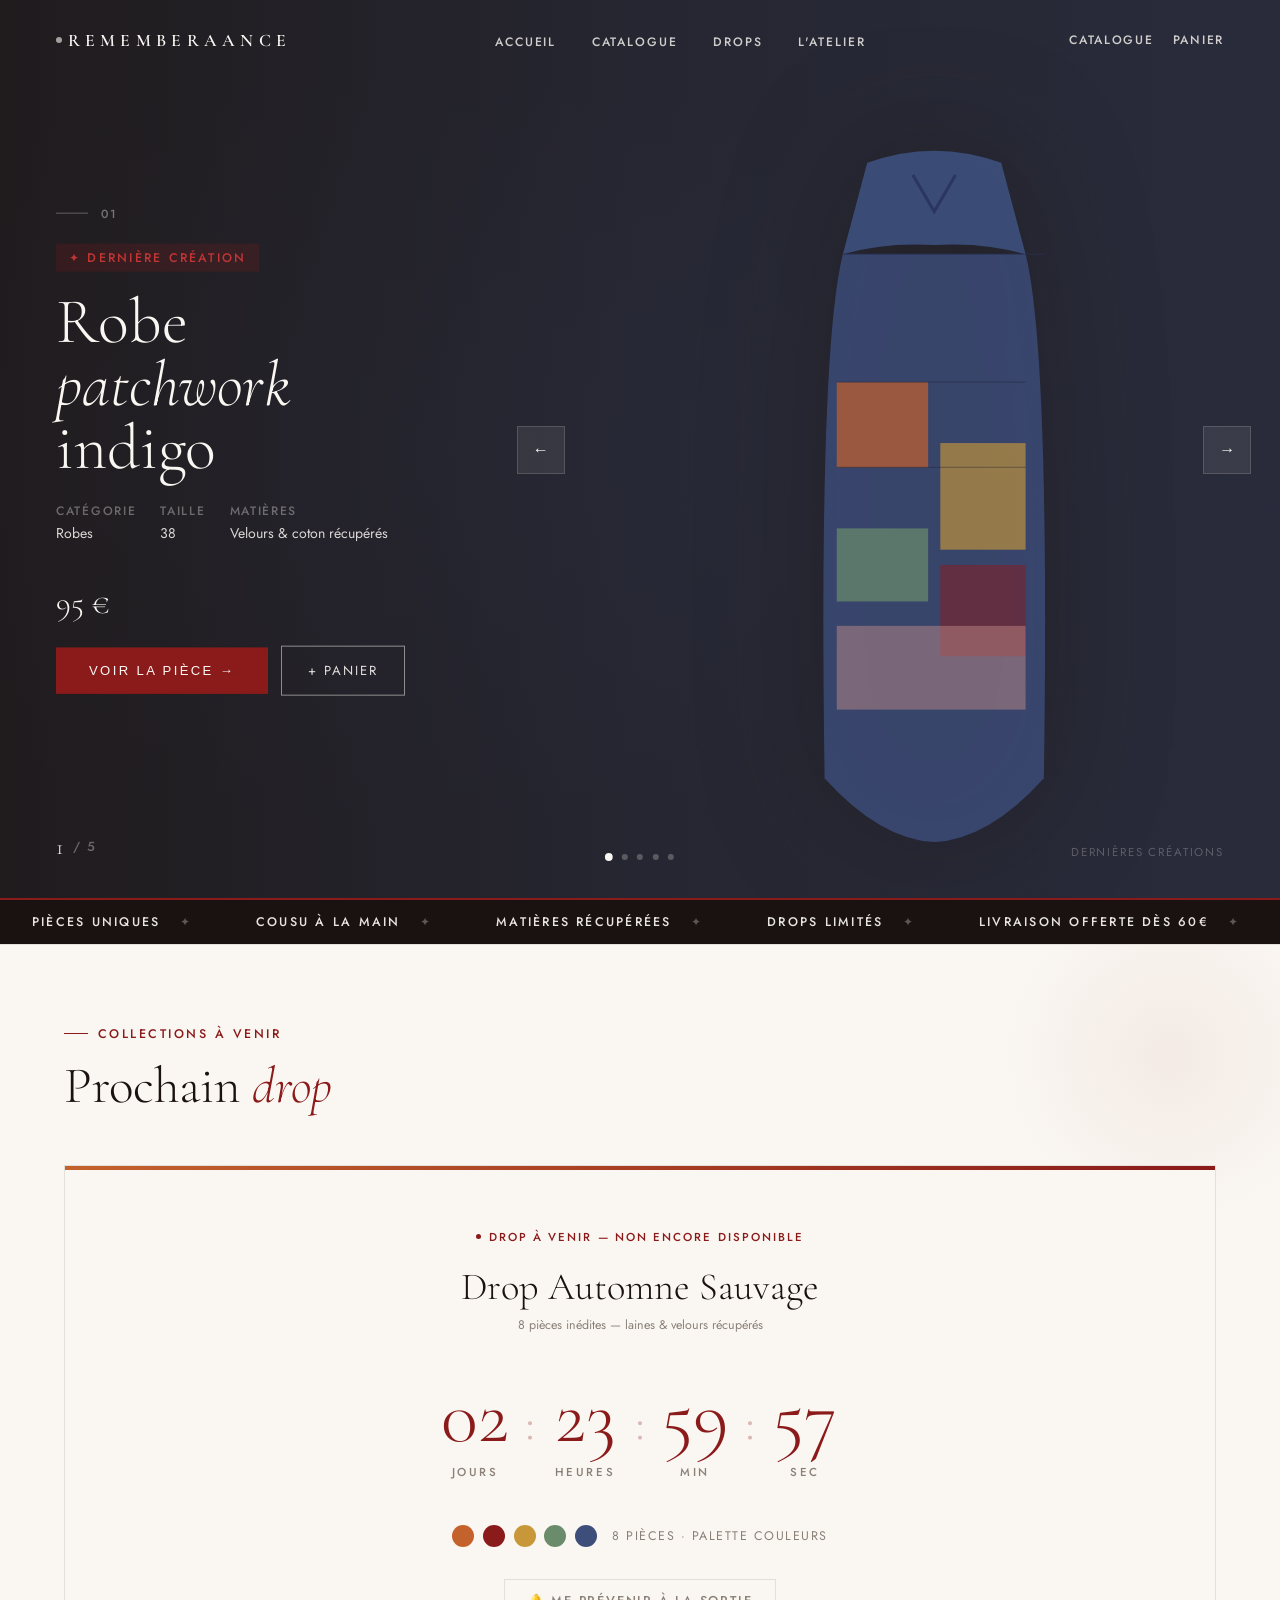
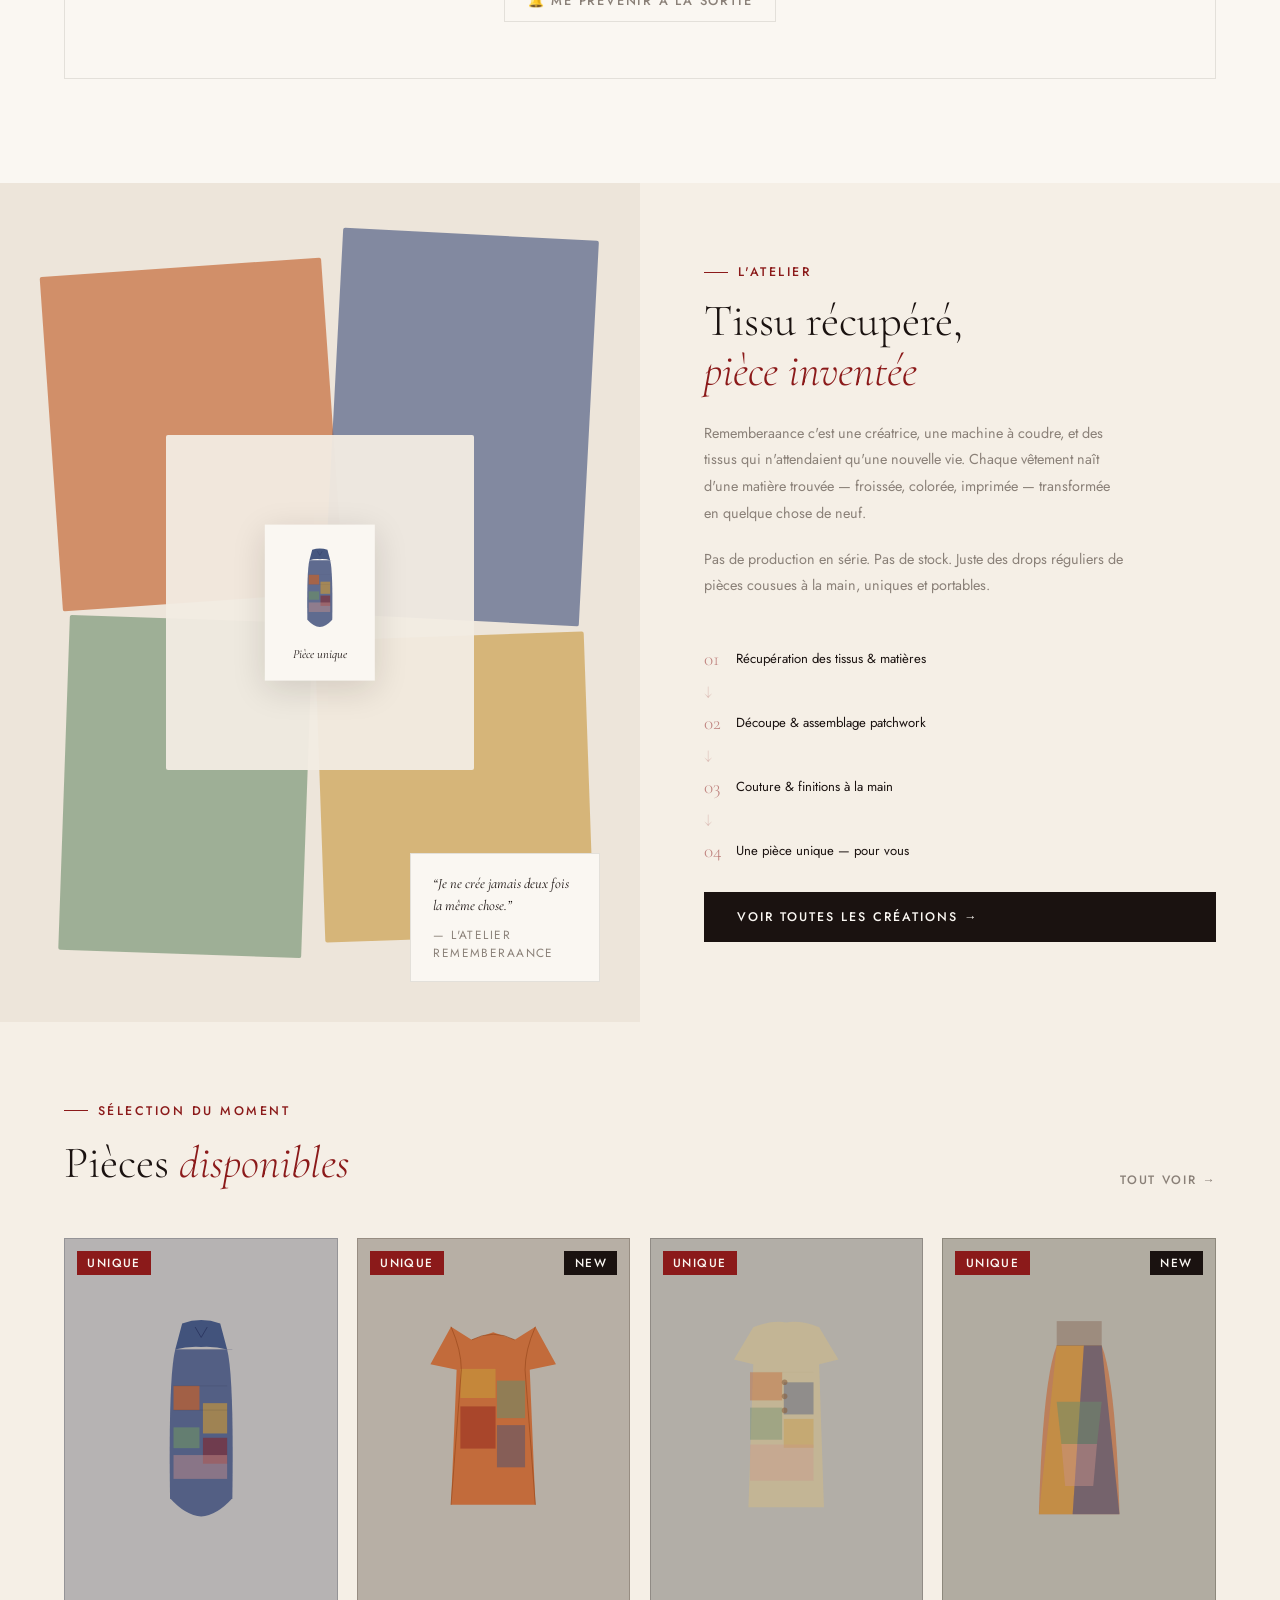
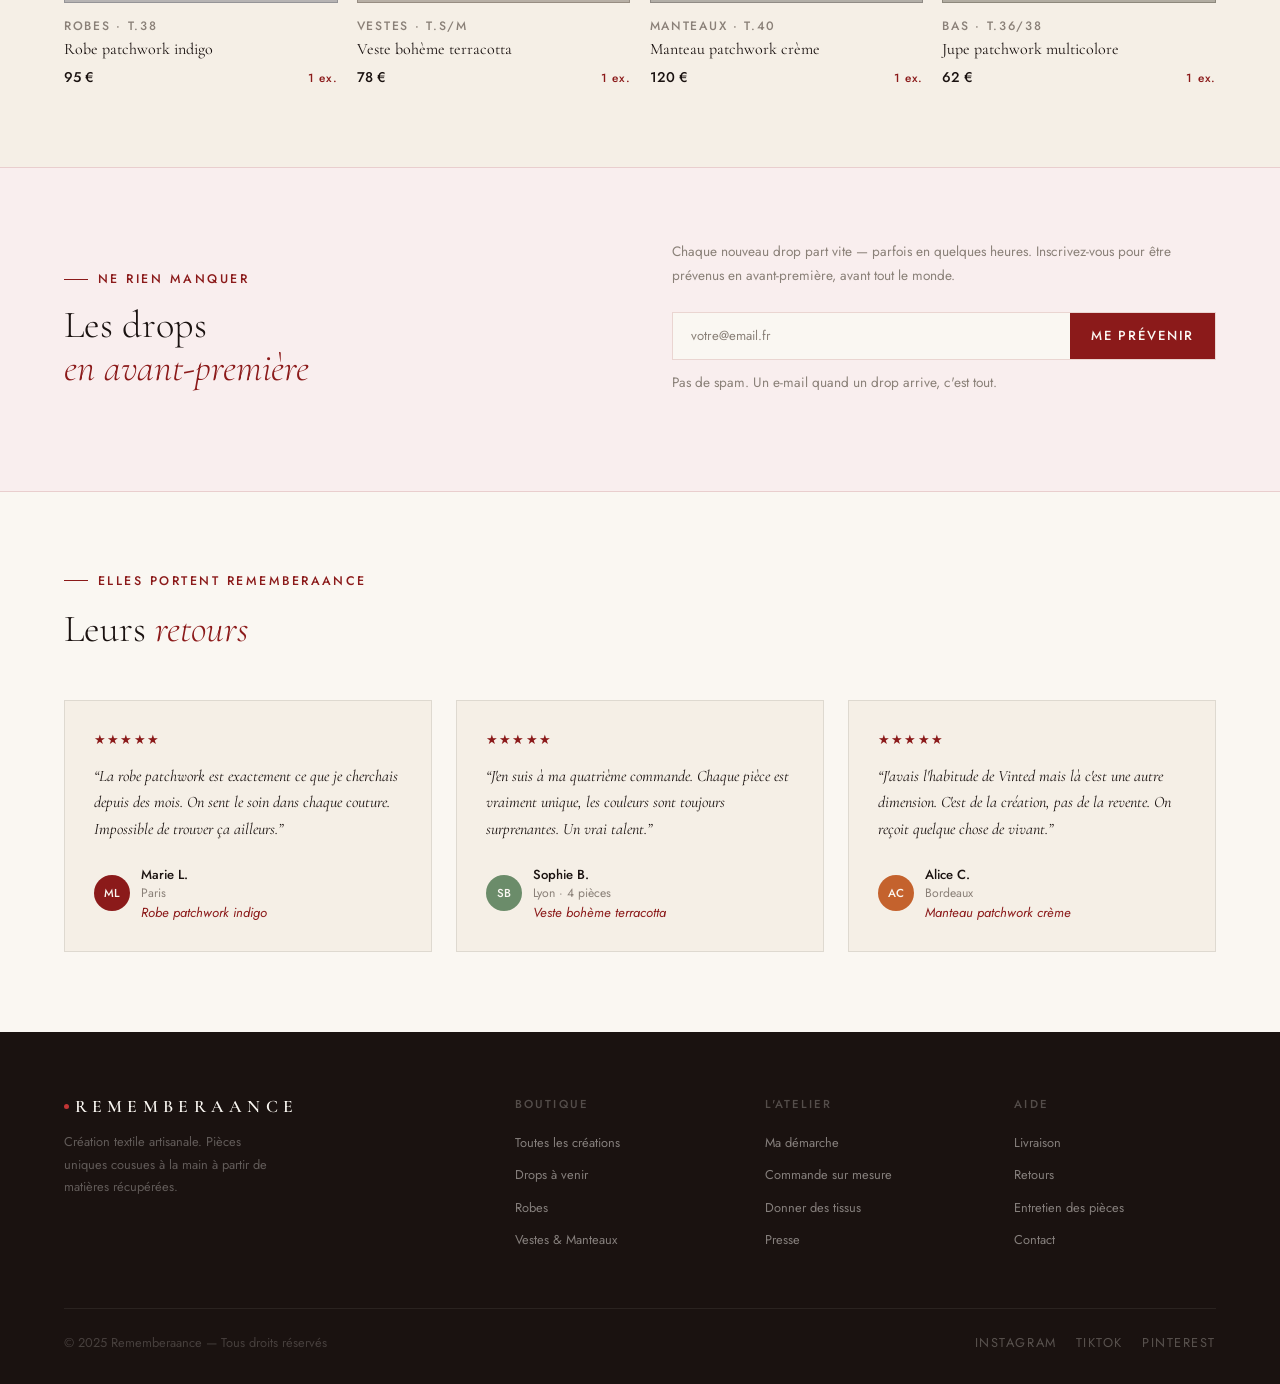
<file: index.html>
<!DOCTYPE html>
<html lang="fr">

<head>
  <meta charset="UTF-8">
  <meta name="viewport" content="width=device-width, initial-scale=1.0">
  <title>Rememberaance — Création textile unique</title>
  <link rel="preconnect" href="https://fonts.googleapis.com">
  <link
    href="https://fonts.googleapis.com/css2?family=Cormorant+Garamond:ital,wght@0,300;0,400;0,600;1,300;1,400&family=Jost:wght@300;400;500&display=swap"
    rel="stylesheet">
  <style>
    *,
    *::before,
    *::after {
      margin: 0;
      padding: 0;
      box-sizing: border-box
    }

    :root {
      --rouge: #8B1A1A;
      --rouge-deep: #5C0F0F;
      --rouge-light: #C13535;
      --rouge-pale: #F9EEEE;
      --cream: #FAF7F2;
      --warm: #F5EFE6;
      --linen: #EDE5DA;
      --soft-black: #1A1210;
      --muted: #8A8078;
      --border: rgba(139, 26, 26, .15);
      --border-n: rgba(28, 20, 16, .1);
      --terracotta: #C4622D;
      --sage: #6B8C6A;
      --mustard: #C8973A;
      --indigo: #3D4E7A;
    }

    html {
      scroll-behavior: smooth;
      overflow-x: hidden;
    }

    body {
      font-family: 'Jost', sans-serif;
      background: var(--cream);
      color: var(--soft-black);
      overflow-x: hidden;
    }

    /* PAGE OVERLAY */
    .page-overlay {
      position: fixed;
      inset: 0;
      background: var(--rouge-deep);
      z-index: 1000;
      display: flex;
      align-items: center;
      justify-content: center;
      transition: opacity .5s, visibility .5s
    }

    .page-overlay.gone {
      opacity: 0;
      visibility: hidden;
      pointer-events: none
    }

    .overlay-wordmark {
      font-family: 'Cormorant Garamond', serif;
      font-size: clamp(1.1rem, 6vw, 1.8rem);
      font-weight: 300;
      letter-spacing: clamp(.15em, 2vw, .5em);
      text-transform: uppercase;
      color: var(--cream);
      opacity: 0;
      animation: fadeIn .5s ease .15s forwards;
      text-align: center;
      padding: 0 1.5rem
    }

    /* NAV */
    nav {
      position: fixed;
      top: 0;
      left: 0;
      right: 0;
      z-index: 200;
      display: flex;
      align-items: center;
      justify-content: space-between;
      padding: 1.8rem 3.5rem;
      transition: all .4s
    }

    nav.scrolled {
      background: rgba(250, 247, 242, .95);
      backdrop-filter: blur(16px);
      padding: 1rem 3.5rem;
      border-bottom: 1px solid var(--border-n)
    }

    nav.on-slider {
      padding: 1.8rem 3.5rem
    }

    .nav-logo {
      font-family: 'Cormorant Garamond', serif;
      font-size: 1.1rem;
      font-weight: 600;
      letter-spacing: .3em;
      text-transform: uppercase;
      text-decoration: none;
      display: flex;
      align-items: center;
      gap: .35rem;
      transition: color .3s
    }

    .nav-logo-dot {
      width: 6px;
      height: 6px;
      border-radius: 50%;
      flex-shrink: 0;
      transition: background .3s
    }

    nav.on-slider .nav-logo {
      color: var(--cream)
    }

    nav.on-slider .nav-logo-dot {
      background: rgba(250, 247, 242, .6)
    }

    nav:not(.on-slider) .nav-logo {
      color: var(--soft-black)
    }

    nav:not(.on-slider) .nav-logo-dot {
      background: var(--rouge)
    }

    .nav-links {
      display: flex;
      gap: 2.2rem;
      list-style: none
    }

    .nav-links a {
      text-decoration: none;
      font-size: .76rem;
      font-weight: 500;
      letter-spacing: .16em;
      text-transform: uppercase;
      transition: color .25s;
      position: relative;
      padding-bottom: 2px
    }

    .nav-links a::after {
      content: '';
      position: absolute;
      bottom: 0;
      left: 0;
      width: 0;
      height: 1px;
      transition: width .3s
    }

    nav.on-slider .nav-links a {
      color: rgba(250, 247, 242, .8)
    }

    nav.on-slider .nav-links a::after {
      background: var(--cream)
    }

    nav:not(.on-slider) .nav-links a {
      color: var(--soft-black)
    }

    nav:not(.on-slider) .nav-links a::after {
      background: var(--rouge)
    }

    .nav-links a:hover {
      opacity: 1 !important
    }

    .nav-links a:hover::after {
      width: 100%
    }

    .nav-right {
      display: flex;
      gap: 1.2rem;
      align-items: center
    }

    .nav-btn {
      background: none;
      border: none;
      font-family: 'Jost', sans-serif;
      font-size: .76rem;
      font-weight: 500;
      letter-spacing: .14em;
      text-transform: uppercase;
      cursor: pointer;
      transition: color .25s;
      display: flex;
      align-items: center;
      gap: .4rem
    }

    nav.on-slider .nav-btn {
      color: rgba(250, 247, 242, .8)
    }

    nav:not(.on-slider) .nav-btn {
      color: var(--soft-black)
    }

    .nav-btn:hover {
      color: var(--rouge) !important
    }

    .cart-pip {
      background: var(--rouge);
      color: #fff;
      width: 16px;
      height: 16px;
      border-radius: 50%;
      font-size: .72rem;
      display: flex;
      align-items: center;
      justify-content: center
    }

    .nav-burger {
      display: none;
      flex-direction: column;
      gap: 4px;
      background: none;
      border: none;
      cursor: pointer
    }

    .nav-burger span {
      display: block;
      width: 22px;
      height: 1px;
      transition: .3s
    }

    nav.on-slider .nav-burger span {
      background: var(--cream)
    }

    nav:not(.on-slider) .nav-burger span {
      background: var(--soft-black)
    }

    /* Burger → croix quand menu ouvert */
    .nav-burger.open span:nth-child(1) { transform: translateY(5px) rotate(45deg) }
    .nav-burger.open span:nth-child(2) { opacity: 0; transform: scaleX(0) }
    .nav-burger.open span:nth-child(3) { transform: translateY(-5px) rotate(-45deg) }

    /* Menu mobile — glisse depuis le haut, sous la nav */
    .mobile-menu {
      display: none;
      position: fixed;
      top: 0; left: 0; right: 0; bottom: 0;
      z-index: 199;
      background: var(--soft-black);
      flex-direction: column;
      justify-content: center;
      align-items: center;
      padding-top: 5rem;
      transform: translateY(-100%);
      transition: transform .45s cubic-bezier(.4,0,.2,1)
    }

    .mobile-menu.open {
      transform: translateY(0)
    }

    .mobile-menu-links {
      list-style: none;
      text-align: center;
      margin-bottom: 2.5rem
    }

    .mobile-menu-links a {
      display: block;
      font-family: 'Cormorant Garamond', serif;
      font-size: clamp(2.2rem, 11vw, 3.2rem);
      font-weight: 300;
      letter-spacing: .06em;
      color: rgba(250,247,242,.8);
      text-decoration: none;
      padding: .45rem 0;
      transition: color .2s
    }

    .mobile-menu-links a:hover { color: var(--cream) }

    .mobile-menu-sep {
      width: 40px;
      height: 1px;
      background: rgba(250,247,242,.12);
      margin: 0 auto 2rem
    }

    .mobile-menu-actions {
      display: flex;
      flex-direction: column;
      align-items: center;
      gap: .8rem;
      width: 100%;
      padding: 0 3rem
    }

    .mobile-menu-actions button {
      width: 100%;
      font-family: 'Jost', sans-serif;
      font-size: .74rem;
      font-weight: 500;
      letter-spacing: .18em;
      text-transform: uppercase;
      background: transparent;
      border: 1px solid rgba(250,247,242,.2);
      color: rgba(250,247,242,.6);
      padding: .85rem 0;
      cursor: pointer;
      transition: border-color .25s, color .25s
    }

    .mobile-menu-actions button:hover {
      border-color: var(--rouge-light);
      color: var(--cream)
    }

    /* ══════════════════════════════
   HERO SLIDER — PLEIN ÉCRAN
══════════════════════════════ */
    .hero-slider {
      position: relative;
      width: 100%;
      height: 100vh;
      overflow: hidden;
      background: var(--soft-black)
    }

    /* SLIDES */
    .slide {
      position: absolute;
      inset: 0;
      opacity: 0;
      transition: opacity .8s ease;
      pointer-events: none
    }

    .slide.active {
      opacity: 1;
      pointer-events: auto
    }

    .slide-bg {
      position: absolute;
      inset: 0;
      display: flex;
      align-items: center;
      justify-content: center
    }

    /* Couleur + texture par slide */
    .slide-visual {
      position: absolute;
      inset: 0
    }

    /* Gradient overlay pour lisibilité texte */
    .slide-overlay {
      position: absolute;
      inset: 0;
      background: linear-gradient(to right, rgba(28, 20, 16, .72) 0%, rgba(28, 20, 16, .3) 50%, rgba(28, 20, 16, .1) 100%)
    }

    /* Illustration de la pièce, côté droit */
    .slide-piece {
      position: absolute;
      left: 46%;
      right: 0;
      bottom: 0;
      height: 88vh;
      display: flex;
      align-items: flex-end;
      justify-content: center
    }

    .slide-piece svg {
      height: 100%;
      width: auto;
      max-width: 100%;
      filter: drop-shadow(0 0 60px rgba(28, 20, 16, .4))
    }

    /* Contenu texte, côté gauche */
    .slide-content {
      position: absolute;
      left: 3.5rem;
      top: 50%;
      transform: translateY(-50%);
      max-width: 480px;
      z-index: 2
    }

    .slide-num {
      font-size: .74rem;
      font-weight: 500;
      letter-spacing: .2em;
      text-transform: uppercase;
      color: rgba(250, 247, 242, .4);
      margin-bottom: 1.4rem;
      display: flex;
      align-items: center;
      gap: .8rem
    }

    .slide-num::before {
      content: '';
      width: 32px;
      height: 1px;
      background: rgba(250, 247, 242, .3)
    }

    .slide-tag {
      display: inline-flex;
      align-items: center;
      gap: .5rem;
      font-size: .78rem;
      font-weight: 500;
      letter-spacing: .18em;
      text-transform: uppercase;
      color: var(--rouge-light);
      margin-bottom: 1.2rem;
      background: rgba(139, 26, 26, .2);
      padding: .3rem .8rem
    }

    .slide-name {
      font-family: 'Cormorant Garamond', serif;
      font-size: clamp(2.8rem, 5vw, 5rem);
      font-weight: 300;
      line-height: .98;
      color: var(--cream);
      margin-bottom: 1.4rem
    }

    .slide-name em {
      font-style: italic;
      display: block
    }

    .slide-meta {
      display: flex;
      align-items: center;
      gap: 1.5rem;
      margin-bottom: 2.5rem
    }

    .slide-meta-item {
      display: flex;
      flex-direction: column;
      gap: .2rem
    }

    .slide-meta-label {
      font-size: .76rem;
      font-weight: 500;
      letter-spacing: .14em;
      text-transform: uppercase;
      color: rgba(250, 247, 242, .35)
    }

    .slide-meta-val {
      font-size: .88rem;
      color: rgba(250, 247, 242, .85);
      font-weight: 400
    }

    .slide-price {
      font-family: 'Cormorant Garamond', serif;
      font-size: 2rem;
      font-weight: 300;
      color: var(--cream)
    }

    .slide-ctas {
      display: flex;
      gap: .8rem;
      align-items: center
    }

    .btn-slide-primary {
      display: inline-flex;
      align-items: center;
      gap: .6rem;
      background: var(--rouge);
      color: var(--cream);
      text-decoration: none;
      font-size: .82rem;
      font-weight: 500;
      letter-spacing: .18em;
      text-transform: uppercase;
      padding: .9rem 2rem;
      transition: background .3s, transform .2s;
      border: 1px solid var(--rouge)
    }

    .btn-slide-primary:hover {
      background: var(--rouge-deep);
      border-color: var(--rouge-deep);
      transform: translateY(-1px)
    }

    .btn-slide-ghost {
      display: inline-flex;
      align-items: center;
      gap: .5rem;
      background: transparent;
      border: 1px solid rgba(250, 247, 242, .5);
      font-family: 'Jost', sans-serif;
      font-size: .82rem;
      font-weight: 400;
      letter-spacing: .16em;
      text-transform: uppercase;
      color: rgba(250, 247, 242, .88);
      cursor: pointer;
      padding: .9rem 1.6rem;
      transition: background .3s, border-color .3s, color .3s
    }

    .btn-slide-ghost:hover {
      background: rgba(250, 247, 242, .1);
      border-color: var(--cream);
      color: var(--cream)
    }

    /* ARROWS */
    .slider-arrow {
      position: absolute;
      top: 50%;
      z-index: 10;
      transform: translateY(-50%);
      background: rgba(250, 247, 242, .08);
      border: 1px solid rgba(250, 247, 242, .15);
      width: 48px;
      height: 48px;
      display: flex;
      align-items: center;
      justify-content: center;
      cursor: pointer;
      transition: background .25s, border-color .25s;
      color: var(--cream);
      font-size: 1rem
    }

    .slider-arrow:hover {
      background: rgba(250, 247, 242, .2);
      border-color: rgba(250, 247, 242, .4)
    }

    .slider-arrow-prev {
      left: 1.8rem
    }

    .slider-arrow-next {
      right: 1.8rem
    }

    @media(min-width:1100px) {
      .slider-arrow-prev {
        left: auto;
        right: calc(54vw + 1.5rem)
      }

      .slider-arrow-next {
        left: auto;
        right: 1.8rem
      }
    }

    /* DOTS */
    .slider-dots {
      position: absolute;
      bottom: 2.5rem;
      left: 50%;
      transform: translateX(-50%);
      display: flex;
      align-items: center;
      gap: .6rem;
      z-index: 10
    }

    .dot {
      width: 6px;
      height: 6px;
      border-radius: 50%;
      background: rgba(250, 247, 242, .25);
      cursor: pointer;
      transition: background .3s, transform .3s
    }

    .dot.active {
      background: var(--cream);
      transform: scale(1.3)
    }

    /* Numéro de slide bas gauche */
    .slider-counter {
      position: absolute;
      bottom: 2.5rem;
      left: 3.5rem;
      z-index: 10;
      font-size: .82rem;
      font-weight: 500;
      letter-spacing: .12em;
      color: rgba(250, 247, 242, .35);
      display: flex;
      align-items: center;
      gap: .5rem
    }

    .slider-counter-current {
      font-family: 'Cormorant Garamond', serif;
      font-size: 1.4rem;
      font-weight: 300;
      color: var(--cream)
    }

    /* Label bas droit */
    .slider-label {
      position: absolute;
      bottom: 2.5rem;
      right: 3.5rem;
      z-index: 10;
      font-size: .72rem;
      letter-spacing: .16em;
      text-transform: uppercase;
      color: rgba(250, 247, 242, .25)
    }

    /* Progress bar */
    .slider-progress {
      position: absolute;
      bottom: 0;
      left: 0;
      height: 2px;
      background: var(--rouge);
      z-index: 10;
      transition: width 0s linear
    }

    /* MARQUEE */
    .marquee-wrap {
      overflow: hidden;
      background: var(--soft-black);
      padding: .8rem 0
    }

    .marquee-track {
      display: flex;
      animation: marquee 22s linear infinite;
      white-space: nowrap
    }

    .marquee-item {
      display: inline-flex;
      align-items: center;
      gap: 1.2rem;
      padding: 0 2rem;
      font-size: .78rem;
      font-weight: 500;
      letter-spacing: .18em;
      text-transform: uppercase;
      color: rgba(250, 247, 242, .92)
    }

    .marquee-sep {
      color: rgba(250, 247, 242, .3)
    }

    /* DROPS */
    .drops-section {
      background: var(--cream);
      padding: 5rem 4rem;
      position: relative;
      overflow: hidden;
      border-top: 1px solid var(--border-n)
    }

    .drops-section::before {
      content: '';
      position: absolute;
      top: -80px;
      right: -80px;
      width: 380px;
      height: 380px;
      border-radius: 50%;
      background: radial-gradient(circle, rgba(139, 26, 26, .06), transparent 65%);
      pointer-events: none
    }

    .drops-header {
      margin-bottom: 3rem
    }

    .drops-eyebrow {
      font-size: .78rem;
      font-weight: 500;
      letter-spacing: .2em;
      text-transform: uppercase;
      color: var(--rouge);
      display: flex;
      align-items: center;
      gap: .6rem;
      margin-bottom: .8rem
    }

    .drops-eyebrow::before {
      content: '';
      width: 24px;
      height: 1px;
      background: var(--rouge)
    }

    .drops-title {
      font-family: 'Cormorant Garamond', serif;
      font-size: clamp(2rem, 4vw, 3.2rem);
      font-weight: 300;
      color: var(--soft-black)
    }

    .drops-title em {
      font-style: italic;
      color: var(--rouge)
    }

    .drops-grid {
      display: flex;
      flex-direction: column;
      gap: 1.5rem
    }

    /* Featured drop */
    .drop-featured {
      background: var(--cream);
      border: 1px solid var(--border-n);
      padding: 3.5rem 2rem;
      text-align: center;
      position: relative;
      overflow: hidden;
      cursor: pointer;
      transition: border-color .3s, box-shadow .3s
    }

    .drop-featured:hover {
      border-color: var(--rouge);
      box-shadow: 0 8px 32px rgba(139, 26, 26, .1)
    }

    .drop-color-bar {
      position: absolute;
      top: 0;
      left: 0;
      right: 0;
      height: 4px
    }

    .drop-status {
      font-size: .72rem;
      font-weight: 500;
      letter-spacing: .18em;
      text-transform: uppercase;
      color: var(--rouge);
      margin-bottom: 1.2rem;
      display: inline-flex;
      align-items: center;
      gap: .5rem
    }

    .drop-status-dot {
      width: 5px;
      height: 5px;
      background: var(--rouge);
      border-radius: 50%;
      animation: pulse 1.5s ease infinite
    }

    .drop-featured-name {
      font-family: 'Cormorant Garamond', serif;
      font-size: clamp(1.8rem, 3vw, 2.6rem);
      font-weight: 300;
      color: var(--soft-black);
      margin-bottom: .4rem
    }

    .drop-featured-sub {
      font-size: .78rem;
      color: var(--muted);
      margin-bottom: 2.8rem
    }

    /* Big timer */
    .drop-timer {
      display: flex;
      align-items: center;
      justify-content: center;
      gap: 1rem;
      margin-bottom: 2.8rem
    }

    .drop-timer-unit {
      display: flex;
      flex-direction: column;
      align-items: center;
      gap: .5rem;
      min-width: 68px
    }

    .drop-timer-val {
      font-family: 'Cormorant Garamond', serif;
      font-size: clamp(3.2rem, 6vw, 5.5rem);
      font-weight: 300;
      color: var(--rouge);
      line-height: 1
    }

    .drop-timer-label {
      font-size: .72rem;
      font-weight: 500;
      letter-spacing: .22em;
      text-transform: uppercase;
      color: var(--muted)
    }

    .drop-timer-sep {
      font-family: 'Cormorant Garamond', serif;
      font-size: clamp(2.2rem, 4vw, 4rem);
      font-weight: 300;
      color: var(--rouge);
      opacity: .28;
      margin-bottom: .8rem
    }

    /* Palette swatches */
    .drop-featured-palette {
      display: flex;
      align-items: center;
      justify-content: center;
      gap: .55rem;
      margin-bottom: 2rem
    }

    .drop-swatch {
      width: 22px;
      height: 22px;
      border-radius: 50%
    }

    .drop-palette-label {
      font-size: .78rem;
      letter-spacing: .12em;
      text-transform: uppercase;
      color: var(--muted);
      margin-left: .4rem
    }

    .drop-notify {
      display: inline-flex;
      align-items: center;
      gap: .5rem;
      background: transparent;
      border: 1px solid var(--border-n);
      font-family: 'Jost', sans-serif;
      font-size: .8rem;
      font-weight: 500;
      letter-spacing: .14em;
      text-transform: uppercase;
      color: var(--muted);
      padding: .7rem 1.4rem;
      cursor: pointer;
      transition: background .25s, color .25s, border-color .25s
    }

    .drop-notify:hover {
      background: var(--rouge);
      color: var(--cream);
      border-color: var(--rouge)
    }

    .drop-notify.notified {
      background: rgba(107, 140, 106, .1);
      border-color: rgba(107, 140, 106, .3);
      color: #6B8C6A;
      cursor: default
    }

    /* Upcoming mini drops */
    .drops-upcoming-wrap {
      display: flex;
      flex-direction: column;
      gap: .8rem
    }

    .drops-upcoming-title {
      font-size: .72rem;
      font-weight: 500;
      letter-spacing: .2em;
      text-transform: uppercase;
      color: var(--muted);
      display: flex;
      align-items: center;
      gap: 1rem;
      margin-bottom: .2rem
    }

    .drops-upcoming-title::before,
    .drops-upcoming-title::after {
      content: '';
      flex: 1;
      height: 1px;
      background: var(--border-n)
    }

    .drop-mini {
      background: var(--cream);
      border: 1px solid var(--border-n);
      padding: 1.4rem 2rem;
      cursor: pointer;
      position: relative;
      overflow: hidden;
      transition: border-color .3s, box-shadow .3s
    }

    .drop-mini:hover {
      border-color: var(--rouge);
      box-shadow: 0 4px 16px rgba(139, 26, 26, .08)
    }

    .drop-mini-content {
      display: flex;
      justify-content: space-between;
      align-items: center;
      gap: 2rem
    }

    .drop-mini-name {
      font-family: 'Cormorant Garamond', serif;
      font-size: 1.3rem;
      font-weight: 300;
      color: var(--soft-black);
      margin-bottom: .2rem
    }

    .drop-mini-sub {
      font-size: .72rem;
      color: var(--muted)
    }

    .drop-mini-right {
      text-align: right;
      flex-shrink: 0
    }

    .drop-mini-countdown {
      font-family: 'Cormorant Garamond', serif;
      font-size: 1.5rem;
      font-weight: 300;
      color: var(--soft-black)
    }

    .drop-mini-countdown-label {
      font-size: .74rem;
      letter-spacing: .14em;
      text-transform: uppercase;
      color: var(--muted)
    }

    .drop-mini-swatches {
      display: flex;
      gap: .35rem;
      margin-top: .9rem;
      align-items: center
    }

    .drop-swatch-sm {
      width: 13px;
      height: 13px;
      border-radius: 50%
    }

    /* ATELIER */
    .atelier-section {
      display: grid;
      grid-template-columns: 1fr 1fr;
      min-height: 560px;
      overflow: hidden
    }

    .atelier-visual {
      background: var(--linen);
      position: relative;
      overflow: hidden;
      min-height: 400px
    }

    .fabric-comp {
      position: relative;
      width: 100%;
      height: 100%
    }

    .fabric-block {
      position: absolute;
      border-radius: 2px
    }

    .atelier-quote-bubble {
      position: absolute;
      bottom: 2.5rem;
      right: 2.5rem;
      background: var(--cream);
      border: 1px solid var(--border-n);
      padding: 1.2rem 1.4rem;
      max-width: 190px;
      font-family: 'Cormorant Garamond', serif;
      font-style: italic;
      font-size: .9rem;
      line-height: 1.5;
      color: var(--soft-black)
    }

    .atelier-quote-bubble cite {
      display: block;
      font-style: normal;
      font-family: 'Jost', sans-serif;
      font-size: .74rem;
      letter-spacing: .12em;
      text-transform: uppercase;
      color: var(--muted);
      margin-top: .6rem
    }

    .atelier-text {
      padding: 5rem 4rem;
      display: flex;
      flex-direction: column;
      justify-content: center;
      background: var(--warm)
    }

    .section-eyebrow {
      font-size: .78rem;
      font-weight: 500;
      letter-spacing: .2em;
      text-transform: uppercase;
      color: var(--rouge);
      margin-bottom: 1rem;
      display: flex;
      align-items: center;
      gap: .6rem
    }

    .section-eyebrow::before {
      content: '';
      width: 24px;
      height: 1px;
      background: var(--rouge)
    }

    .atelier-text h2 {
      font-family: 'Cormorant Garamond', serif;
      font-size: clamp(2rem, 3.5vw, 3rem);
      font-weight: 300;
      line-height: 1.1;
      color: var(--soft-black);
      margin-bottom: 1.5rem
    }

    .atelier-text h2 em {
      font-style: italic;
      color: var(--rouge)
    }

    .atelier-text p {
      font-size: .9rem;
      line-height: 1.85;
      color: var(--muted);
      margin-bottom: 1.2rem;
      max-width: 420px
    }

    .process-mini {
      display: flex;
      flex-direction: column;
      gap: .5rem;
      margin: 1.8rem 0
    }

    .process-mini-row {
      display: flex;
      align-items: center;
      gap: .9rem;
      font-size: .82rem;
      color: var(--soft-black)
    }

    .process-mini-num {
      font-family: 'Cormorant Garamond', serif;
      font-size: 1.2rem;
      font-weight: 300;
      color: var(--rouge);
      opacity: .5;
      min-width: 18px
    }

    /* PIECES */
    .pieces-section {
      padding: 5rem 4rem;
      background: var(--warm)
    }

    .pieces-header {
      display: flex;
      align-items: flex-end;
      justify-content: space-between;
      margin-bottom: 3rem
    }

    .pieces-header h2 {
      font-family: 'Cormorant Garamond', serif;
      font-size: clamp(2rem, 3.5vw, 2.8rem);
      font-weight: 300;
      color: var(--soft-black)
    }

    .pieces-header h2 em {
      font-style: italic;
      color: var(--rouge)
    }

    .pieces-grid {
      display: grid;
      grid-template-columns: repeat(4, 1fr);
      gap: 1.2rem;
      align-items: start
    }

    .pc {
      cursor: pointer;
      position: relative;
      transition: transform .35s;
      display: flex;
      flex-direction: column
    }

    .pc:hover {
      transform: translateY(-6px)
    }

    .pc:hover .pc-overlay {
      opacity: 1
    }

    .pc-img {
      aspect-ratio: 3/4;
      position: relative;
      overflow: hidden;
      margin-bottom: .9rem
    }

    .pc-bg {
      position: absolute;
      inset: 0;
      display: flex;
      align-items: center;
      justify-content: center
    }

    .pc-bg svg {
      width: 62%;
      height: 62%
    }

    .pc-overlay {
      position: absolute;
      inset: 0;
      background: rgba(28, 20, 16, .42);
      opacity: 0;
      transition: opacity .3s;
      display: flex;
      flex-direction: column;
      align-items: center;
      justify-content: center;
      gap: .6rem
    }

    .pc-badge {
      position: absolute;
      top: .75rem;
      left: .75rem;
      font-size: .74rem;
      font-weight: 500;
      letter-spacing: .12em;
      text-transform: uppercase;
      padding: .22rem .65rem;
      background: var(--rouge);
      color: var(--cream)
    }

    .pc-badge-new {
      background: var(--soft-black);
      color: var(--cream);
      position: absolute;
      top: .75rem;
      right: .75rem;
      font-size: .74rem;
      font-weight: 500;
      letter-spacing: .12em;
      text-transform: uppercase;
      padding: .22rem .65rem
    }

    .pc-cat {
      font-size: .76rem;
      font-weight: 500;
      letter-spacing: .14em;
      text-transform: uppercase;
      color: var(--muted);
      margin-bottom: .3rem
    }

    .pc-name {
      font-family: 'Cormorant Garamond', serif;
      font-size: 1rem;
      font-weight: 400;
      color: var(--soft-black);
      margin-bottom: .5rem;
      line-height: 1.2
    }

    .pc-footer {
      display: flex;
      align-items: center;
      justify-content: space-between;
      margin-top: auto
    }

    .pc-price {
      font-size: .88rem;
      font-weight: 500;
      color: var(--soft-black)
    }

    .pc-unique {
      font-size: .74rem;
      color: var(--rouge);
      font-weight: 500;
      letter-spacing: .06em
    }

    /* NEWSLETTER */
    .nl-section {
      background: var(--rouge-pale);
      border-top: 1px solid var(--border);
      border-bottom: 1px solid var(--border);
      padding: 4.5rem 4rem;
      display: grid;
      grid-template-columns: 1fr 1fr;
      gap: 4rem;
      align-items: center
    }

    .nl-left h2 {
      font-family: 'Cormorant Garamond', serif;
      font-size: clamp(1.8rem, 3vw, 2.5rem);
      font-weight: 300;
      color: var(--soft-black);
      line-height: 1.1;
      margin-top: .6rem
    }

    .nl-left h2 em {
      font-style: italic;
      color: var(--rouge)
    }

    .nl-right p {
      font-size: .85rem;
      color: var(--muted);
      line-height: 1.75;
      margin-bottom: 1.5rem
    }

    .nl-form {
      display: flex;
      border: 1px solid var(--border);
      background: var(--cream)
    }

    .nl-input {
      flex: 1;
      background: transparent;
      border: none;
      padding: .85rem 1.1rem;
      font-family: 'Jost', sans-serif;
      font-size: .82rem;
      color: var(--soft-black);
      outline: none
    }

    .nl-input::placeholder {
      color: var(--muted)
    }

    .nl-submit {
      background: var(--rouge);
      color: var(--cream);
      border: none;
      padding: .85rem 1.3rem;
      font-family: 'Jost', sans-serif;
      font-size: .82rem;
      font-weight: 500;
      letter-spacing: .14em;
      text-transform: uppercase;
      cursor: pointer;
      transition: background .25s;
      white-space: nowrap
    }

    .nl-submit:hover {
      background: var(--rouge-deep)
    }

    .nl-hint {
      font-size: .82rem;
      color: var(--muted);
      margin-top: .7rem
    }

    /* TESTIMONIALS */
    .testi-section {
      padding: 5rem 4rem;
      background: var(--cream)
    }

    .testi-grid {
      display: grid;
      grid-template-columns: repeat(3, 1fr);
      gap: 1.5rem;
      margin-top: 3rem;
      align-items: start
    }

    .testi-card {
      border: 1px solid var(--border-n);
      padding: 1.8rem;
      background: var(--warm);
      transition: border-color .3s;
      display: flex;
      flex-direction: column
    }

    .testi-card:hover {
      border-color: var(--rouge)
    }

    .testi-stars {
      color: var(--rouge);
      font-size: .8rem;
      letter-spacing: .1em;
      margin-bottom: .9rem
    }

    .testi-text {
      font-family: 'Cormorant Garamond', serif;
      font-style: italic;
      font-size: 1rem;
      line-height: 1.65;
      color: var(--soft-black);
      margin-bottom: 1.4rem
    }

    .testi-author {
      display: flex;
      align-items: center;
      gap: .7rem;
      margin-top: auto
    }

    .testi-av {
      width: 36px;
      height: 36px;
      border-radius: 50%;
      display: flex;
      align-items: center;
      justify-content: center;
      font-size: .72rem;
      font-weight: 500;
      color: var(--cream)
    }

    .testi-name {
      font-size: .82rem;
      font-weight: 500;
      color: var(--soft-black)
    }

    .testi-loc {
      font-size: .76rem;
      color: var(--muted)
    }

    .testi-piece {
      font-size: .82rem;
      color: var(--rouge);
      font-style: italic;
      margin-top: .1rem
    }

    /* FOOTER */
    footer {
      background: var(--soft-black);
      color: var(--cream);
      padding: 4rem 4rem 2rem
    }

    .footer-grid {
      display: grid;
      grid-template-columns: 2fr 1fr 1fr 1fr;
      gap: 3rem;
      margin-bottom: 3rem
    }

    .footer-logo {
      font-family: 'Cormorant Garamond', serif;
      font-size: 1.1rem;
      font-weight: 600;
      letter-spacing: .3em;
      text-transform: uppercase;
      color: var(--cream);
      text-decoration: none;
      display: flex;
      align-items: center;
      gap: .35rem;
      margin-bottom: .9rem
    }

    .footer-logo-dot {
      width: 5px;
      height: 5px;
      background: var(--rouge-light);
      border-radius: 50%
    }

    .footer-brand p {
      font-size: .8rem;
      color: rgba(250, 247, 242, .32);
      line-height: 1.75;
      max-width: 220px
    }

    .footer-col h4 {
      font-size: .72rem;
      font-weight: 500;
      letter-spacing: .18em;
      text-transform: uppercase;
      color: rgba(250, 247, 242, .26);
      margin-bottom: 1.1rem
    }

    .footer-col ul {
      list-style: none
    }

    .footer-col li {
      margin-bottom: .6rem
    }

    .footer-col a {
      text-decoration: none;
      font-size: .8rem;
      color: rgba(250, 247, 242, .48);
      transition: color .2s
    }

    .footer-col a:hover {
      color: var(--rouge-light)
    }

    .footer-bottom {
      border-top: 1px solid rgba(250, 247, 242, .07);
      padding-top: 1.5rem;
      display: flex;
      justify-content: space-between;
      align-items: center;
      font-size: .8rem;
      color: rgba(250, 247, 242, .2)
    }

    .footer-socials {
      display: flex;
      gap: 1.2rem
    }

    .footer-socials a {
      font-size: .8rem;
      letter-spacing: .12em;
      text-transform: uppercase;
      color: rgba(250, 247, 242, .28);
      text-decoration: none;
      transition: color .2s
    }

    .footer-socials a:hover {
      color: var(--rouge-light)
    }

    /* TOAST */
    .toast {
      position: fixed;
      bottom: 2rem;
      right: 2rem;
      z-index: 500;
      background: var(--soft-black);
      color: var(--cream);
      padding: .9rem 1.5rem;
      font-size: .75rem;
      letter-spacing: .05em;
      display: flex;
      align-items: center;
      gap: .7rem;
      transform: translateY(80px);
      opacity: 0;
      transition: all .35s
    }

    .toast.show {
      transform: translateY(0);
      opacity: 1
    }

    .toast-dot {
      width: 5px;
      height: 5px;
      background: var(--rouge-light);
      border-radius: 50%;
      flex-shrink: 0
    }

    /* REVEAL */
    .reveal {
      opacity: 0;
      transform: translateY(28px);
      transition: opacity .6s ease, transform .6s ease
    }

    .reveal.visible {
      opacity: 1;
      transform: translateY(0)
    }

    .reveal-l {
      opacity: 0;
      transform: translateX(-28px);
      transition: opacity .6s ease, transform .6s ease
    }

    .reveal-l.visible {
      opacity: 1;
      transform: translateX(0)
    }

    .reveal-r {
      opacity: 0;
      transform: translateX(28px);
      transition: opacity .6s ease, transform .6s ease
    }

    .reveal-r.visible {
      opacity: 1;
      transform: translateX(0)
    }

    /* KEYFRAMES */
    @keyframes fadeIn {
      to {
        opacity: 1
      }
    }

    @keyframes fadeUp {
      to {
        opacity: 1;
        transform: translateY(0)
      }
    }

    @keyframes marquee {
      from {
        transform: translateX(0)
      }

      to {
        transform: translateX(-50%)
      }
    }

    @keyframes pulse {

      0%,
      100% {
        opacity: 1;
        transform: scale(1)
      }

      50% {
        opacity: .4;
        transform: scale(.7)
      }
    }

    @keyframes progressAnim {
      from {
        width: 0
      }

      to {
        width: 100%
      }
    }

    /* RESPONSIVE */
    @media(max-width:1024px) {
      .atelier-section {
        grid-template-columns: 1fr
      }

      .atelier-visual {
        min-height: 280px
      }

      .pieces-grid {
        grid-template-columns: repeat(2, 1fr)
      }

      .nl-section {
        grid-template-columns: 1fr;
        gap: 2rem
      }

      .testi-grid {
        grid-template-columns: 1fr
      }

      .footer-grid {
        grid-template-columns: 1fr 1fr
      }

      .drop-timer {
        gap: .6rem
      }

      .drop-timer-unit {
        min-width: 52px
      }
    }

    @media(max-width:768px) {
      nav {
        padding: 1.2rem 1.5rem
      }

      nav.scrolled {
        padding: .9rem 1.5rem
      }

      nav.on-slider {
        padding: 1.2rem 1.5rem
      }

      .nav-links { display: none }
      .nav-right { display: none }
      .nav-burger { display: flex }
      .mobile-menu { display: flex }

      /* Mobile hero : zones sans chevauchement */
      .slide-overlay {
        background: linear-gradient(to top, rgba(28, 20, 16, .98) 0%, rgba(28, 20, 16, .7) 38%, rgba(28, 20, 16, .0) 60%)
      }

      /* Vêtement : haut de l'écran, bien visible */
      .slide-piece {
        left: 0;
        right: 0;
        top: 4.5rem;
        bottom: auto;
        height: 52vh;
        opacity: 1;
        align-items: flex-start;
        justify-content: center
      }

      .slide-piece svg {
        height: 100%;
        max-width: 65vw
      }

      /* Texte : zone basse, pas de chevauchement avec le vêtement */
      .slide-content {
        left: 1.5rem;
        right: 1.5rem;
        max-width: 100%;
        top: calc(52vh + 4.5rem + .5rem);
        bottom: auto;
        transform: none;
        text-align: center
      }

      .slide-num { display: none }
      .slide-tag { display: none }
      .slide-meta { display: none }

      .slide-name {
        font-size: clamp(1.8rem, 8vw, 2.6rem);
        margin-bottom: .8rem
      }

      .slide-price { font-size: 1.5rem }

      .slide-ctas {
        justify-content: center;
        margin-top: 1rem !important
      }

      .btn-slide-primary,
      .btn-slide-ghost {
        font-size: .74rem;
        padding: .75rem 1.3rem
      }

      /* Flèches : au niveau du vêtement */
      .slider-arrow {
        width: 38px;
        height: 38px;
        font-size: .85rem;
        top: calc(4.5rem + 26vh);
        bottom: auto;
        transform: translateY(-50%)
      }

      .slider-arrow-prev {
        left: 1rem;
        right: auto
      }

      .slider-arrow-next {
        right: 1rem;
        left: auto
      }

      /* Dots : centrés en bas */
      .slider-dots {
        bottom: 1.8rem
      }

      /* Compteur : masqué en mobile */
      .slider-counter { display: none }

      .drop-featured {
        padding: 2.5rem 1.5rem
      }

      .drop-timer-sep {
        font-size: 2rem
      }

      .drop-mini-content {
        flex-direction: column;
        align-items: flex-start;
        gap: .5rem
      }

      .drop-mini-right {
        text-align: left
      }

      .slider-label {
        display: none
      }

      .drops-section,
      .atelier-text,
      .pieces-section,
      .nl-section,
      .testi-section {
        padding-left: 1.5rem;
        padding-right: 1.5rem
      }

      .drops-header {
        flex-direction: column;
        align-items: flex-start;
        gap: .8rem
      }

      footer {
        padding: 3rem 1.5rem 1.5rem
      }

      .footer-grid {
        grid-template-columns: 1fr 1fr
      }
    }

    @media(max-width:540px) {
      .pieces-grid {
        grid-template-columns: 1fr
      }

      .footer-grid {
        grid-template-columns: 1fr
      }

      .slide-name {
        font-size: 2.5rem
      }
    }
  </style>
</head>

<body>

  <div class="page-overlay" id="pageOverlay">
    <div class="overlay-wordmark">Rememberaance</div>
  </div>

  <!-- NAV -->
  <nav id="navbar" class="on-slider">
    <a href="index.html" class="nav-logo"><span class="nav-logo-dot"></span>Rememberaance</a>
    <ul class="nav-links">
      <li><a href="index.html">Accueil</a></li>
      <li><a href="catalogue.html">Catalogue</a></li>
      <li><a href="#drops">Drops</a></li>
      <li><a href="#atelier">L'atelier</a></li>
    </ul>
    <div class="nav-right">
      <button class="nav-btn" onclick="go('catalogue.html')">Catalogue</button>
      <button class="nav-btn" onclick="go('panier.html')">Panier <span class="cart-pip" id="cartCount"
          style="display:none">0</span></button>
    </div>
    <button class="nav-burger" id="burger"><span></span><span></span><span></span></button>
  </nav>

  <!-- MENU MOBILE -->
  <div class="mobile-menu" id="mobileMenu">
    <ul class="mobile-menu-links">
      <li><a href="index.html">Accueil</a></li>
      <li><a href="catalogue.html">Catalogue</a></li>
      <li><a href="#drops">Drops</a></li>
      <li><a href="#atelier">L'atelier</a></li>
    </ul>
    <div class="mobile-menu-sep"></div>
    <div class="mobile-menu-actions">
      <button onclick="closeMobileMenu(); go('panier.html')">Panier</button>
    </div>
  </div>

  <!-- ═══════════════════════════════
     HERO SLIDER PLEIN ÉCRAN
═══════════════════════════════ -->
  <div class="hero-slider" id="heroSlider">
    <!-- Slides générées par JS -->
    <div id="slidesContainer"></div>

    <!-- Flèches -->
    <button class="slider-arrow slider-arrow-prev" id="prevArrow" aria-label="Précédent">&#8592;</button>
    <button class="slider-arrow slider-arrow-next" id="nextArrow" aria-label="Suivant">&#8594;</button>

    <!-- Dots -->
    <div class="slider-dots" id="sliderDots"></div>

    <!-- Compteur bas gauche -->
    <div class="slider-counter">
      <span class="slider-counter-current" id="counterCurrent">1</span>
    </div>

    <!-- Label bas droit -->
    <div class="slider-label">Derni&egrave;res cr&eacute;ations</div>

    <!-- Barre de progression -->
    <div class="slider-progress" id="sliderProgress"></div>
  </div>

  <!-- MARQUEE -->
  <div class="marquee-wrap">
    <div class="marquee-track">
      <span class="marquee-item">Pi&egrave;ces uniques <span class="marquee-sep">&#10022;</span></span>
      <span class="marquee-item">Cousu &agrave; la main <span class="marquee-sep">&#10022;</span></span>
      <span class="marquee-item">Mati&egrave;res r&eacute;cup&eacute;r&eacute;es <span
          class="marquee-sep">&#10022;</span></span>
      <span class="marquee-item">Drops limit&eacute;s <span class="marquee-sep">&#10022;</span></span>
      <span class="marquee-item">Livraison offerte d&egrave;s 60&euro; <span class="marquee-sep">&#10022;</span></span>
      <span class="marquee-item">Mode circulaire <span class="marquee-sep">&#10022;</span></span>
      <span class="marquee-item">Pi&egrave;ces uniques <span class="marquee-sep">&#10022;</span></span>
      <span class="marquee-item">Cousu &agrave; la main <span class="marquee-sep">&#10022;</span></span>
      <span class="marquee-item">Mati&egrave;res r&eacute;cup&eacute;r&eacute;es <span
          class="marquee-sep">&#10022;</span></span>
      <span class="marquee-item">Drops limit&eacute;s <span class="marquee-sep">&#10022;</span></span>
      <span class="marquee-item">Livraison offerte d&egrave;s 60&euro; <span class="marquee-sep">&#10022;</span></span>
      <span class="marquee-item">Mode circulaire <span class="marquee-sep">&#10022;</span></span>
    </div>
  </div>

  <!-- ═══════════════════════════════
     DROPS — FUTURES COLLECTIONS
═══════════════════════════════ -->
  <section class="drops-section" id="drops">
    <div class="drops-header reveal">
      <div class="drops-eyebrow">Collections &agrave; venir</div>
      <h2 class="drops-title">Prochain <em>drop</em></h2>
    </div>
    <div class="drops-grid" id="dropsGrid"></div>
  </section>

  <!-- ATELIER -->
  <div class="atelier-section" id="atelier">
    <div class="atelier-visual reveal-l">
      <div class="fabric-comp" id="fabricComp"></div>
      <div class="atelier-quote-bubble">&ldquo;Je ne cr&eacute;e jamais deux fois la m&ecirc;me
        chose.&rdquo;<cite>&mdash; L'atelier Rememberaance</cite></div>
    </div>
    <div class="atelier-text reveal-r">
      <div class="section-eyebrow">L'atelier</div>
      <h2>Tissu r&eacute;cup&eacute;r&eacute;,<br><em>pi&egrave;ce invent&eacute;e</em></h2>
      <p>Rememberaance c'est une cr&eacute;atrice, une machine &agrave; coudre, et des tissus qui n'attendaient qu'une
        nouvelle vie. Chaque v&ecirc;tement na&icirc;t d'une mati&egrave;re trouv&eacute;e — froiss&eacute;e,
        color&eacute;e, imprim&eacute;e — transform&eacute;e en quelque chose de neuf.</p>
      <p>Pas de production en s&eacute;rie. Pas de stock. Juste des drops r&eacute;guliers de pi&egrave;ces cousues
        &agrave; la main, uniques et portables.</p>
      <div class="process-mini">
        <div class="process-mini-row"><span class="process-mini-num">01</span>R&eacute;cup&eacute;ration des tissus
          &amp; mati&egrave;res</div>
        <div class="process-mini-row"><span class="process-mini-num" style="opacity:.2">&#8595;</span></div>
        <div class="process-mini-row"><span class="process-mini-num">02</span>D&eacute;coupe &amp; assemblage patchwork
        </div>
        <div class="process-mini-row"><span class="process-mini-num" style="opacity:.2">&#8595;</span></div>
        <div class="process-mini-row"><span class="process-mini-num">03</span>Couture &amp; finitions &agrave; la main
        </div>
        <div class="process-mini-row"><span class="process-mini-num" style="opacity:.2">&#8595;</span></div>
        <div class="process-mini-row"><span class="process-mini-num">04</span>Une pi&egrave;ce unique &mdash; pour vous
        </div>
      </div>
      <a href="catalogue.html" style="display:inline-flex;align-items:center;gap:.5rem;background:var(--soft-black);color:var(--cream);text-decoration:none;font-family:'Jost',sans-serif;font-size:.78rem;font-weight:500;letter-spacing:.16em;text-transform:uppercase;padding:.95rem 2rem;transition:background .3s;border:1px solid var(--soft-black)" onmouseover="this.style.background='var(--rouge)';this.style.borderColor='var(--rouge)'" onmouseout="this.style.background='var(--soft-black)';this.style.borderColor='var(--soft-black)'">Voir toutes les cr&eacute;ations &rarr;</a>
    </div>
  </div>

  <!-- PIÈCES RÉCENTES -->
  <section class="pieces-section">
    <div class="pieces-header reveal">
      <div>
        <div class="section-eyebrow">S&eacute;lection du moment</div>
        <h2>Pi&egrave;ces <em>disponibles</em></h2>
      </div>
      <a href="catalogue.html" style="font-family:'Jost',sans-serif;font-size:.76rem;font-weight:500;letter-spacing:.14em;text-transform:uppercase;color:var(--muted);text-decoration:none;border-bottom:1px solid transparent;transition:color .25s,border-color .25s" onmouseover="this.style.color='var(--rouge)';this.style.borderColor='var(--rouge)'" onmouseout="this.style.color='var(--muted)';this.style.borderColor='transparent'">Tout voir &rarr;</a>
    </div>
    <div class="pieces-grid" id="piecesGrid"></div>
  </section>

  <!-- NEWSLETTER -->
  <section class="nl-section">
    <div class="nl-left reveal-l">
      <div class="section-eyebrow">Ne rien manquer</div>
      <h2>Les drops<br><em>en avant-premi&egrave;re</em></h2>
    </div>
    <div class="nl-right reveal-r">
      <p>Chaque nouveau drop part vite &mdash; parfois en quelques heures. Inscrivez-vous pour &ecirc;tre
        pr&eacute;venus en avant-premi&egrave;re, avant tout le monde.</p>
      <div class="nl-form">
        <input type="email" class="nl-input" id="nlInput" placeholder="votre@email.fr">
        <button class="nl-submit" id="nlBtn">Me pr&eacute;venir</button>
      </div>
      <p class="nl-hint">Pas de spam. Un e-mail quand un drop arrive, c'est tout.</p>
    </div>
  </section>

  <!-- TESTIMONIALS -->
  <section class="testi-section">
    <div class="reveal">
      <div class="section-eyebrow">Elles portent Rememberaance</div>
      <h2 style="font-family:'Cormorant Garamond',serif;font-size:clamp(1.8rem,3vw,2.5rem);font-weight:300">Leurs <em
          style="font-style:italic;color:var(--rouge)">retours</em></h2>
    </div>
    <div class="testi-grid">
      <div class="testi-card reveal">
        <div class="testi-stars">&#9733;&#9733;&#9733;&#9733;&#9733;</div>
        <div class="testi-text">&ldquo;La robe patchwork est exactement ce que je cherchais depuis des mois. On sent le
          soin dans chaque couture. Impossible de trouver &ccedil;a ailleurs.&rdquo;</div>
        <div class="testi-author">
          <div class="testi-av" style="background:var(--rouge)">ML</div>
          <div>
            <div class="testi-name">Marie L.</div>
            <div class="testi-loc">Paris</div>
            <div class="testi-piece">Robe patchwork indigo</div>
          </div>
        </div>
      </div>
      <div class="testi-card reveal">
        <div class="testi-stars">&#9733;&#9733;&#9733;&#9733;&#9733;</div>
        <div class="testi-text">&ldquo;J'en suis &agrave; ma quatri&egrave;me commande. Chaque pi&egrave;ce est vraiment
          unique, les couleurs sont toujours surprenantes. Un vrai talent.&rdquo;</div>
        <div class="testi-author">
          <div class="testi-av" style="background:#6B8C6A">SB</div>
          <div>
            <div class="testi-name">Sophie B.</div>
            <div class="testi-loc">Lyon &middot; 4 pi&egrave;ces</div>
            <div class="testi-piece">Veste boh&egrave;me terracotta</div>
          </div>
        </div>
      </div>
      <div class="testi-card reveal">
        <div class="testi-stars">&#9733;&#9733;&#9733;&#9733;&#9733;</div>
        <div class="testi-text">&ldquo;J'avais l'habitude de Vinted mais l&agrave; c'est une autre dimension. C'est de
          la cr&eacute;ation, pas de la revente. On re&ccedil;oit quelque chose de vivant.&rdquo;</div>
        <div class="testi-author">
          <div class="testi-av" style="background:#C4622D">AC</div>
          <div>
            <div class="testi-name">Alice C.</div>
            <div class="testi-loc">Bordeaux</div>
            <div class="testi-piece">Manteau patchwork cr&egrave;me</div>
          </div>
        </div>
      </div>
    </div>
  </section>

  <footer>
    <div class="footer-grid">
      <div class="footer-brand"><a href="index.html" class="footer-logo"><span
            class="footer-logo-dot"></span>Rememberaance</a>
        <p>Cr&eacute;ation textile artisanale. Pi&egrave;ces uniques cousues &agrave; la main &agrave; partir de
          mati&egrave;res r&eacute;cup&eacute;r&eacute;es.</p>
      </div>
      <div class="footer-col">
        <h4>Boutique</h4>
        <ul>
          <li><a href="catalogue.html">Toutes les cr&eacute;ations</a></li>
          <li><a href="#drops">Drops &agrave; venir</a></li>
          <li><a href="catalogue.html">Robes</a></li>
          <li><a href="catalogue.html">Vestes &amp; Manteaux</a></li>
        </ul>
      </div>
      <div class="footer-col">
        <h4>L'atelier</h4>
        <ul>
          <li><a href="#atelier">Ma d&eacute;marche</a></li>
          <li><a href="#">Commande sur mesure</a></li>
          <li><a href="#">Donner des tissus</a></li>
          <li><a href="#">Presse</a></li>
        </ul>
      </div>
      <div class="footer-col">
        <h4>Aide</h4>
        <ul>
          <li><a href="#">Livraison</a></li>
          <li><a href="#">Retours</a></li>
          <li><a href="#">Entretien des pi&egrave;ces</a></li>
          <li><a href="#">Contact</a></li>
        </ul>
      </div>
    </div>
    <div class="footer-bottom"><span>&copy; 2025 Rememberaance &mdash; Tous droits r&eacute;serv&eacute;s</span>
      <div class="footer-socials"><a href="#">Instagram</a><a href="#">TikTok</a><a href="#">Pinterest</a></div>
    </div>
  </footer>

  <div class="toast" id="toast">
    <div class="toast-dot"></div><span class="toast-msg"></span>
  </div>

  <script>
    /* ── DATA ── */
    const SLIDES = [
      {
        id: 1, name: "Robe patchwork indigo", cat: "Robes", price: 95, size: "38", mat: "Velours & coton récupérés",
        bg: "#2A2E40", accent: "#3D4E7A",
        svg: `<svg viewBox="0 0 280 520" xmlns="http://www.w3.org/2000/svg">
      <path d="M96,36 Q140,20 184,36 L200,96 Q172,88 140,90 Q108,88 80,96 Z" fill="#3D4E7A" opacity=".95"/>
      <path d="M80,96 Q64,160 68,440 Q104,480 140,482 Q176,480 212,440 Q216,160 200,96" fill="#3D4E7A" opacity=".82"/>
      <rect x="76" y="180" width="60" height="56" fill="#C4622D" opacity=".7"/>
      <rect x="144" y="220" width="56" height="70" fill="#C8973A" opacity=".65"/>
      <rect x="76" y="276" width="60" height="48" fill="#6B8C6A" opacity=".7"/>
      <rect x="144" y="300" width="56" height="60" fill="#8B1A1A" opacity=".5"/>
      <rect x="76" y="340" width="124" height="55" fill="#C9908A" opacity=".45"/>
      <path d="M126,44 L140,68 L154,44" fill="none" stroke="#2A3560" stroke-width="2"/>
      <line x1="80" y1="96" x2="212" y2="96" stroke="#2A3560" stroke-width="1" opacity=".4"/>
      <line x1="76" y1="180" x2="200" y2="180" stroke="#1A1C2A" stroke-width=".8" opacity=".3"/>
      <line x1="76" y1="236" x2="200" y2="236" stroke="#1A1C2A" stroke-width=".8" opacity=".3"/>
    </svg>`, tags: ["unique"]
      },
      {
        id: 2, name: "Veste bohème terracotta", cat: "Vestes", price: 78, size: "S/M", mat: "Lin & tweed assemblés",
        bg: "#2E1E14", accent: "#C4622D",
        svg: `<svg viewBox="0 0 300 480" xmlns="http://www.w3.org/2000/svg">
      <path d="M60,40 L16,120 L72,132 L60,420 L240,420 L228,132 L284,120 L240,40 L196,68 L150,52 L104,68 Z" fill="#C4622D" opacity=".88"/>
      <rect x="80" y="130" width="75" height="62" fill="#C8973A" opacity=".65"/>
      <rect x="158" y="155" width="60" height="80" fill="#6B8C6A" opacity=".55"/>
      <rect x="80" y="210" width="75" height="90" fill="#8B1A1A" opacity=".45"/>
      <rect x="158" y="250" width="60" height="90" fill="#3D4E7A" opacity=".45"/>
      <path d="M104,68 Q150,44 196,68" fill="none" stroke="#9A4A1E" stroke-width="1.5"/>
      <path d="M60,40 Q82,90 82,132 L60,420" fill="none" stroke="#9A4A1E" stroke-width="1.5"/>
      <path d="M240,40 Q218,90 218,132 L240,420" fill="none" stroke="#9A4A1E" stroke-width="1.5"/>
    </svg>`, tags: ["new", "unique"]
      },
      {
        id: 3, name: "Manteau patchwork crème", cat: "Manteaux", price: 120, size: "40", mat: "Laine bouclée & lin naturel",
        bg: "#1E1C18", accent: "#C8B890",
        svg: `<svg viewBox="0 0 300 560" xmlns="http://www.w3.org/2000/svg">
      <path d="M68,48 L20,128 L68,140 L56,496 L244,496 L232,140 L280,128 L232,48 Q186,30 150,36 Q114,30 68,48Z" fill="#C8B890" opacity=".78"/>
      <rect x="60" y="160" width="80" height="70" fill="#C4622D" opacity=".4"/>
      <rect x="144" y="185" width="74" height="80" fill="#3D4E7A" opacity=".38"/>
      <rect x="60" y="248" width="80" height="80" fill="#6B8C6A" opacity=".4"/>
      <rect x="144" y="276" width="74" height="72" fill="#C8973A" opacity=".38"/>
      <rect x="60" y="340" width="158" height="90" fill="#C9908A" opacity=".32"/>
      <circle cx="146" cy="185" r="7" fill="#8B6040" opacity=".6"/>
      <circle cx="146" cy="220" r="7" fill="#8B6040" opacity=".6"/>
      <circle cx="146" cy="255" r="7" fill="#8B6040" opacity=".6"/>
      <line x1="60" y1="160" x2="218" y2="160" stroke="#A89870" stroke-width=".8" opacity=".3"/>
    </svg>`, tags: ["coup-de-coeur", "unique"]
      },
      {
        id: 4, name: "Jupe patchwork multicolore", cat: "Bas", price: 62, size: "36/38", mat: "Cotonnades variées récupérées",
        bg: "#1A1408", accent: "#C8973A",
        svg: `<svg viewBox="0 0 260 480" xmlns="http://www.w3.org/2000/svg">
      <rect x="82" y="28" width="96" height="52" rx="0" fill="#9A8778" opacity=".85"/>
      <path d="M82,80 Q52,156 44,440 L216,440 Q208,156 178,80 Z" fill="#C4622D" opacity=".6"/>
      <polygon points="82,80 140,80 116,440 44,440" fill="#C8973A" opacity=".6"/>
      <polygon points="140,80 178,80 216,440 116,440" fill="#3D4E7A" opacity=".55"/>
      <polygon points="82,200 178,200 168,290 92,290" fill="#6B8C6A" opacity=".5"/>
      <polygon points="92,290 168,290 160,380 100,380" fill="#C9908A" opacity=".45"/>
      <line x1="82" y1="80" x2="178" y2="80" stroke="#7A6050" stroke-width="1.5" opacity=".5"/>
    </svg>`, tags: ["new", "unique"]
      },
      {
        id: 5, name: "Top crop brodé fleuri", cat: "Hauts", price: 48, size: "S/M", mat: "Dentelle & lin à fleurs",
        bg: "#1E1018", accent: "#C9908A",
        svg: `<svg viewBox="0 0 280 360" xmlns="http://www.w3.org/2000/svg">
      <path d="M80,52 L28,120 L76,132 L68,300 L212,300 L204,132 L252,120 L200,52 Q180,36 140,40 Q100,36 80,52Z" fill="#C9908A" opacity=".82"/>
      <rect x="72" y="140" width="60" height="50" fill="#8B1A1A" opacity=".45"/>
      <rect x="136" y="155" width="60" height="55" fill="#3D4E7A" opacity=".4"/>
      <rect x="72" y="200" width="124" height="60" fill="#6B8C6A" opacity=".38"/>
      <circle cx="92" cy="165" r="8" fill="#C4622D" opacity=".5"/>
      <circle cx="120" cy="148" r="6" fill="#C8973A" opacity=".55"/>
      <circle cx="168" cy="170" r="9" fill="#8B1A1A" opacity=".45"/>
      <circle cx="150" cy="200" r="7" fill="#C4622D" opacity=".4"/>
      <path d="M104,60 Q140,44 176,60" fill="none" stroke="#A87888" stroke-width="1.5"/>
    </svg>`, tags: ["unique"]
      }
    ];

    const DROPS = [
      {
        id: "d1", name: "Drop Automne Sauvage",
        subtitle: "8 pièces inédites — laines & velours récupérés",
        date: new Date(Date.now() + 3 * 24 * 3600 * 1000),
        bar: "linear-gradient(to right,#C4622D,#8B1A1A)",
        colors: ["#C4622D", "#8B1A1A", "#C8973A", "#6B8C6A", "#3D4E7A"],
        nbPieces: 8
      },
      {
        id: "d2", name: "Drop Géométrique",
        subtitle: "6 créations — cotonnades & lin patchwork",
        date: new Date(Date.now() + 11 * 24 * 3600 * 1000),
        bar: "linear-gradient(to right,#3D4E7A,#6B8C6A)",
        colors: ["#3D4E7A", "#6B8C6A", "#C8973A", "#C9908A", "#8B1A1A"],
        nbPieces: 6
      }
    ];

    /* ── UTILS ── */
    function go(p) { const o = document.getElementById('pageOverlay'); o.classList.remove('gone'); setTimeout(() => location.href = p, 380); }
    function toast(m) { const t = document.getElementById('toast'); t.querySelector('.toast-msg').textContent = m; t.classList.add('show'); clearTimeout(t._t); t._t = setTimeout(() => t.classList.remove('show'), 3200); }
    function fmt(ms) { const d = Math.floor(ms / 86400000), h = Math.floor((ms % 86400000) / 3600000), mi = Math.floor((ms % 3600000) / 60000), s = Math.floor((ms % 60000) / 1000); if (d > 0) return d + 'j ' + String(h).padStart(2, '0') + 'h ' + String(mi).padStart(2, '0') + 'm'; return String(h).padStart(2, '0') + ':' + String(mi).padStart(2, '0') + ':' + String(s).padStart(2, '0'); }
    const Cart = {
      get() { try { return JSON.parse(localStorage.getItem('r_cart') || '[]') } catch { return [] } },
      save(i) { localStorage.setItem('r_cart', JSON.stringify(i)) },
      add(id) { const it = this.get(), p = SLIDES.find(x => x.id === id); if (!p) return; const ex = it.find(i => i.id === id); if (ex) ex.qty++; else it.push({ id, qty: 1 }); this.save(it); this.updateUI(); toast('"' + p.name + '" ajouté au panier'); },
      count() { return this.get().reduce((s, i) => s + i.qty, 0); },
      updateUI() { const el = document.getElementById('cartCount'); const n = this.count(); if (el) { el.textContent = n; el.style.display = n ? 'flex' : 'none'; } }
    };

    /* ── SLIDER ── */
    let currentSlide = 0;
    let autoTimer = null;
    const AUTO_DELAY = 5000;

    function buildSlider() {
      const container = document.getElementById('slidesContainer');
      const dotsContainer = document.getElementById('sliderDots');
      document.getElementById('counterCurrent').parentElement.lastChild.textContent = ' / ' + SLIDES.length;

      SLIDES.forEach((s, i) => {
        // Slide
        const slide = document.createElement('div');
        slide.className = 'slide' + (i === 0 ? ' active' : '');
        slide.innerHTML = `
      <div class="slide-visual" style="background:${s.bg}">
        <!-- Texture subtile -->
        <div style="position:absolute;inset:0;background:radial-gradient(ellipse at 30% 50%,${s.accent}22 0%,transparent 60%)"></div>
      </div>
      <div class="slide-overlay"></div>
      <div class="slide-piece">${s.svg}</div>
      <div class="slide-content">
        <div class="slide-num"><span>0${i + 1}</span></div>
        <div class="slide-tag">&#10022; Dernière création</div>
        <h2 class="slide-name">${s.name.includes(' ') ? s.name.split(' ').map((w, j) => j === Math.floor(s.name.split(' ').length / 2) ? '<em>' + w + '</em>' : w).join(' ') : '<em>' + s.name + '</em>'}</h2>
        <div class="slide-meta">
          <div class="slide-meta-item"><span class="slide-meta-label">Catégorie</span><span class="slide-meta-val">${s.cat}</span></div>
          <div class="slide-meta-item"><span class="slide-meta-label">Taille</span><span class="slide-meta-val">${s.size}</span></div>
          <div class="slide-meta-item"><span class="slide-meta-label">Matières</span><span class="slide-meta-val">${s.mat}</span></div>
        </div>
        <div class="slide-price">${s.price} €</div>
        <div class="slide-ctas" style="margin-top:1.5rem">
          <button class="btn-slide-primary" onclick="go('produit.html?id=${s.id}')">Voir la pièce →</button>
          <button class="btn-slide-ghost" onclick="Cart.add(${s.id})">+ Panier</button>
        </div>
      </div>`;
        container.appendChild(slide);

        // Dot
        const dot = document.createElement('div');
        dot.className = 'dot' + (i === 0 ? ' active' : '');
        dot.addEventListener('click', () => goToSlide(i));
        dotsContainer.appendChild(dot);
      });
    }

    function goToSlide(n, resetAuto = true) {
      const slides = document.querySelectorAll('.slide');
      const dots = document.querySelectorAll('.dot');

      slides[currentSlide].classList.remove('active');
      dots[currentSlide].classList.remove('active');

      currentSlide = (n + SLIDES.length) % SLIDES.length;

      slides[currentSlide].classList.add('active');
      dots[currentSlide].classList.add('active');
      document.getElementById('counterCurrent').textContent = currentSlide + 1;

      // Progress bar reset
      const prog = document.getElementById('sliderProgress');
      prog.style.transition = 'none';
      prog.style.width = '0%';
      requestAnimationFrame(() => {
        requestAnimationFrame(() => {
          prog.style.transition = 'width ' + AUTO_DELAY + 'ms linear';
          prog.style.width = '100%';
        });
      });

      if (resetAuto) startAuto();
    }

    function startAuto() {
      clearInterval(autoTimer);
      autoTimer = setInterval(() => goToSlide(currentSlide + 1, false), AUTO_DELAY);
    }

    /* ── DROPS ── */
    function buildDrops() {
      const first = DROPS[0];
      const rest = DROPS.slice(1);
      document.getElementById('dropsGrid').innerHTML = `
    <div class="drop-featured reveal" onclick="go('catalogue.html')">
      <div class="drop-color-bar" style="background:${first.bar}"></div>
      <div class="drop-status"><span class="drop-status-dot"></span>Drop &agrave; venir &mdash; Non encore disponible</div>
      <div class="drop-featured-name">${first.name}</div>
      <div class="drop-featured-sub">${first.subtitle}</div>
      <div class="drop-timer">
        <div class="drop-timer-unit"><span class="drop-timer-val" id="cd-d-${first.id}">--</span><span class="drop-timer-label">Jours</span></div>
        <span class="drop-timer-sep">:</span>
        <div class="drop-timer-unit"><span class="drop-timer-val" id="cd-h-${first.id}">--</span><span class="drop-timer-label">Heures</span></div>
        <span class="drop-timer-sep">:</span>
        <div class="drop-timer-unit"><span class="drop-timer-val" id="cd-m-${first.id}">--</span><span class="drop-timer-label">Min</span></div>
        <span class="drop-timer-sep">:</span>
        <div class="drop-timer-unit"><span class="drop-timer-val" id="cd-s-${first.id}">--</span><span class="drop-timer-label">Sec</span></div>
      </div>
      <div class="drop-featured-palette">
        ${first.colors.map(c => `<div class="drop-swatch" style="background:${c}"></div>`).join('')}
        <span class="drop-palette-label">${first.nbPieces} pi&egrave;ces &middot; palette couleurs</span>
      </div>
      <button class="drop-notify" id="notif-${first.id}" onclick="event.stopPropagation();activateNotif('${first.id}','${first.name}')">&#128276; Me pr&eacute;venir &agrave; la sortie</button>
    </div>
    ${rest.length ? `
    <div class="drops-upcoming-wrap">
    </div>` : ''}
  `;
    }

    function activateNotif(id, name) {
      const btn = document.getElementById('notif-' + id);
      btn.classList.add('notified');
      btn.textContent = '✓ Vous serez prévenue';
      btn.onclick = null;
      toast('Notification activée pour « ' + name + ' »');
    }

    /* ── ATELIER VISUAL ── */
    function buildAtelier() {
      const c = document.getElementById('fabricComp');
      const bl = [
        { l: '8%', t: '10%', w: '44%', h: '40%', bg: '#C4622D', r: '-4deg', o: .65 },
        { l: '52%', t: '6%', w: '40%', h: '46%', bg: '#3D4E7A', r: '3deg', o: .6 },
        { l: '10%', t: '52%', w: '38%', h: '40%', bg: '#6B8C6A', r: '2deg', o: .6 },
        { l: '50%', t: '54%', w: '42%', h: '36%', bg: '#C8973A', r: '-2deg', o: .6 },
        { l: '26%', t: '30%', w: '48%', h: '40%', bg: '#F3EDE3', r: '0deg', o: .95 }
      ];
      c.innerHTML = bl.map(b => `<div class="fabric-block" style="left:${b.l};top:${b.t};width:${b.w};height:${b.h};background:${b.bg};transform:rotate(${b.r});opacity:${b.o}"></div>`).join('') +
        `<div style="position:absolute;top:50%;left:50%;transform:translate(-50%,-50%);z-index:10;background:var(--cream);padding:1.2rem;text-align:center;box-shadow:0 8px 32px rgba(28,20,16,.14)">${SLIDES[0].svg.replace('<svg', '<svg style="width:72px;height:90px"')}<div style="font-family:'Cormorant Garamond',serif;font-size:.78rem;font-style:italic;color:var(--soft-black);margin-top:.4rem">Pièce unique</div></div>`;
    }

    /* ── PIECES GRID ── */
    function buildPieces() {
      document.getElementById('piecesGrid').innerHTML = SLIDES.slice(0, 4).map(p => `
    <div class="pc" onclick="go('produit.html?id=${p.id}')">
      <div class="pc-img" style="background:${p.bg}35;border:1px solid ${p.bg}55">
        <div class="pc-bg" style="background:${p.bg}20">${p.svg}</div>
        <div class="pc-badge">Unique</div>
        ${p.tags.includes('new') ? '<div class="pc-badge-new">New</div>' : ''}
        <div class="pc-overlay">
          <button onclick="event.stopPropagation();go('produit.html?id=${p.id}')" style="background:var(--cream);color:var(--soft-black);border:none;font-family:'Jost',sans-serif;font-size:.74rem;font-weight:500;letter-spacing:.12em;text-transform:uppercase;padding:.6rem 1.4rem;cursor:pointer;transition:background .2s">Voir</button>
          <button onclick="event.stopPropagation();Cart.add(${p.id})" style="background:var(--rouge);color:var(--cream);border:none;font-family:'Jost',sans-serif;font-size:.74rem;font-weight:500;letter-spacing:.12em;text-transform:uppercase;padding:.6rem 1.4rem;cursor:pointer;transition:background .2s">+ Panier</button>
        </div>
      </div>
      <div class="pc-cat">${p.cat} · T.${p.size}</div>
      <div class="pc-name">${p.name}</div>
      <div class="pc-footer"><span class="pc-price">${p.price} €</span><span class="pc-unique">1 ex.</span></div>
    </div>`).join('');
    }

    /* ── COUNTDOWNS ── */
    function tick() {
      const first = DROPS[0];
      const diff0 = first.date - Date.now();
      if (diff0 > 0) {
        const d = Math.floor(diff0 / 86400000), h = Math.floor((diff0 % 86400000) / 3600000),
          m = Math.floor((diff0 % 3600000) / 60000), s = Math.floor((diff0 % 60000) / 1000);
        const set = (id, v) => { const el = document.getElementById(id); if (el) el.textContent = String(v).padStart(2, '0'); };
        set('cd-d-' + first.id, d); set('cd-h-' + first.id, h);
        set('cd-m-' + first.id, m); set('cd-s-' + first.id, s);
      }
      DROPS.slice(1).forEach(d => {
        const el = document.getElementById('cd-' + d.id);
        if (!el) return;
        const diff = d.date - Date.now();
        el.textContent = diff > 0 ? fmt(diff) : 'Disponible !';
      });
    }

    /* ── INIT ── */
    function openMobileMenu() {
      const m = document.getElementById('mobileMenu');
      m.style.display = 'flex';
      requestAnimationFrame(() => m.classList.add('open'));
      document.getElementById('burger').classList.add('open');
      document.body.style.overflow = 'hidden';
    }
    function closeMobileMenu() {
      const m = document.getElementById('mobileMenu');
      m.classList.remove('open');
      document.getElementById('burger').classList.remove('open');
      document.body.style.overflow = '';
      m.addEventListener('transitionend', () => { if (!m.classList.contains('open')) m.style.display = ''; }, { once: true });
    }

    document.addEventListener('DOMContentLoaded', () => {
      setTimeout(() => document.getElementById('pageOverlay').classList.add('gone'), 480);

      // Burger menu
      document.getElementById('burger').addEventListener('click', () => {
        document.getElementById('mobileMenu').classList.contains('open') ? closeMobileMenu() : openMobileMenu();
      });
      // Fermer le menu quand on clique un lien
      document.querySelectorAll('.mobile-menu-links a').forEach(a => {
        a.addEventListener('click', closeMobileMenu);
      });
      // Fermer avec Escape
      document.addEventListener('keydown', e => { if (e.key === 'Escape') closeMobileMenu(); });

      // Nav on/off slider
      const nav = document.getElementById('navbar');
      const slider = document.getElementById('heroSlider');
      const sliderH = () => slider.offsetHeight;
      window.addEventListener('scroll', () => {
        if (scrollY > sliderH() - 80) {
          nav.classList.remove('on-slider');
          nav.classList.add('scrolled');
        } else {
          nav.classList.add('on-slider');
          nav.classList.remove('scrolled');
        }
      });

      // Slider arrows
      document.getElementById('prevArrow').addEventListener('click', () => goToSlide(currentSlide - 1));
      document.getElementById('nextArrow').addEventListener('click', () => goToSlide(currentSlide + 1));

      // Keyboard
      document.addEventListener('keydown', e => {
        if (e.key === 'ArrowLeft') goToSlide(currentSlide - 1);
        if (e.key === 'ArrowRight') goToSlide(currentSlide + 1);
      });

      // Swipe
      let touchX = 0;
      slider.addEventListener('touchstart', e => touchX = e.touches[0].clientX);
      slider.addEventListener('touchend', e => {
        const dx = e.changedTouches[0].clientX - touchX;
        if (Math.abs(dx) > 50) goToSlide(dx < 0 ? currentSlide + 1 : currentSlide - 1);
      });

      // Reveal
      const obs = new IntersectionObserver(entries => {
        entries.forEach(e => { if (e.isIntersecting) { e.target.classList.add('visible'); obs.unobserve(e.target); } });
      }, { threshold: .1 });

      // Build all sections FIRST so dynamic .reveal elements exist before observer scans
      buildSlider();
      buildDrops();
      buildAtelier();
      buildPieces();

      document.querySelectorAll('.reveal,.reveal-l,.reveal-r').forEach(el => obs.observe(el));

      // Start auto-play + progress bar
      goToSlide(0);
      startAuto();

      // Countdowns
      tick(); setInterval(tick, 1000);

      // Cart
      Cart.updateUI();

      // Newsletter
      document.getElementById('nlBtn').addEventListener('click', () => {
        const i = document.getElementById('nlInput');
        if (i.value.includes('@')) { i.value = ''; i.placeholder = '✓ Inscrite — à très vite !'; toast('Vous serez prévenue en avant-première'); }
      });
    });
  </script>
</body>

</html>
</file>
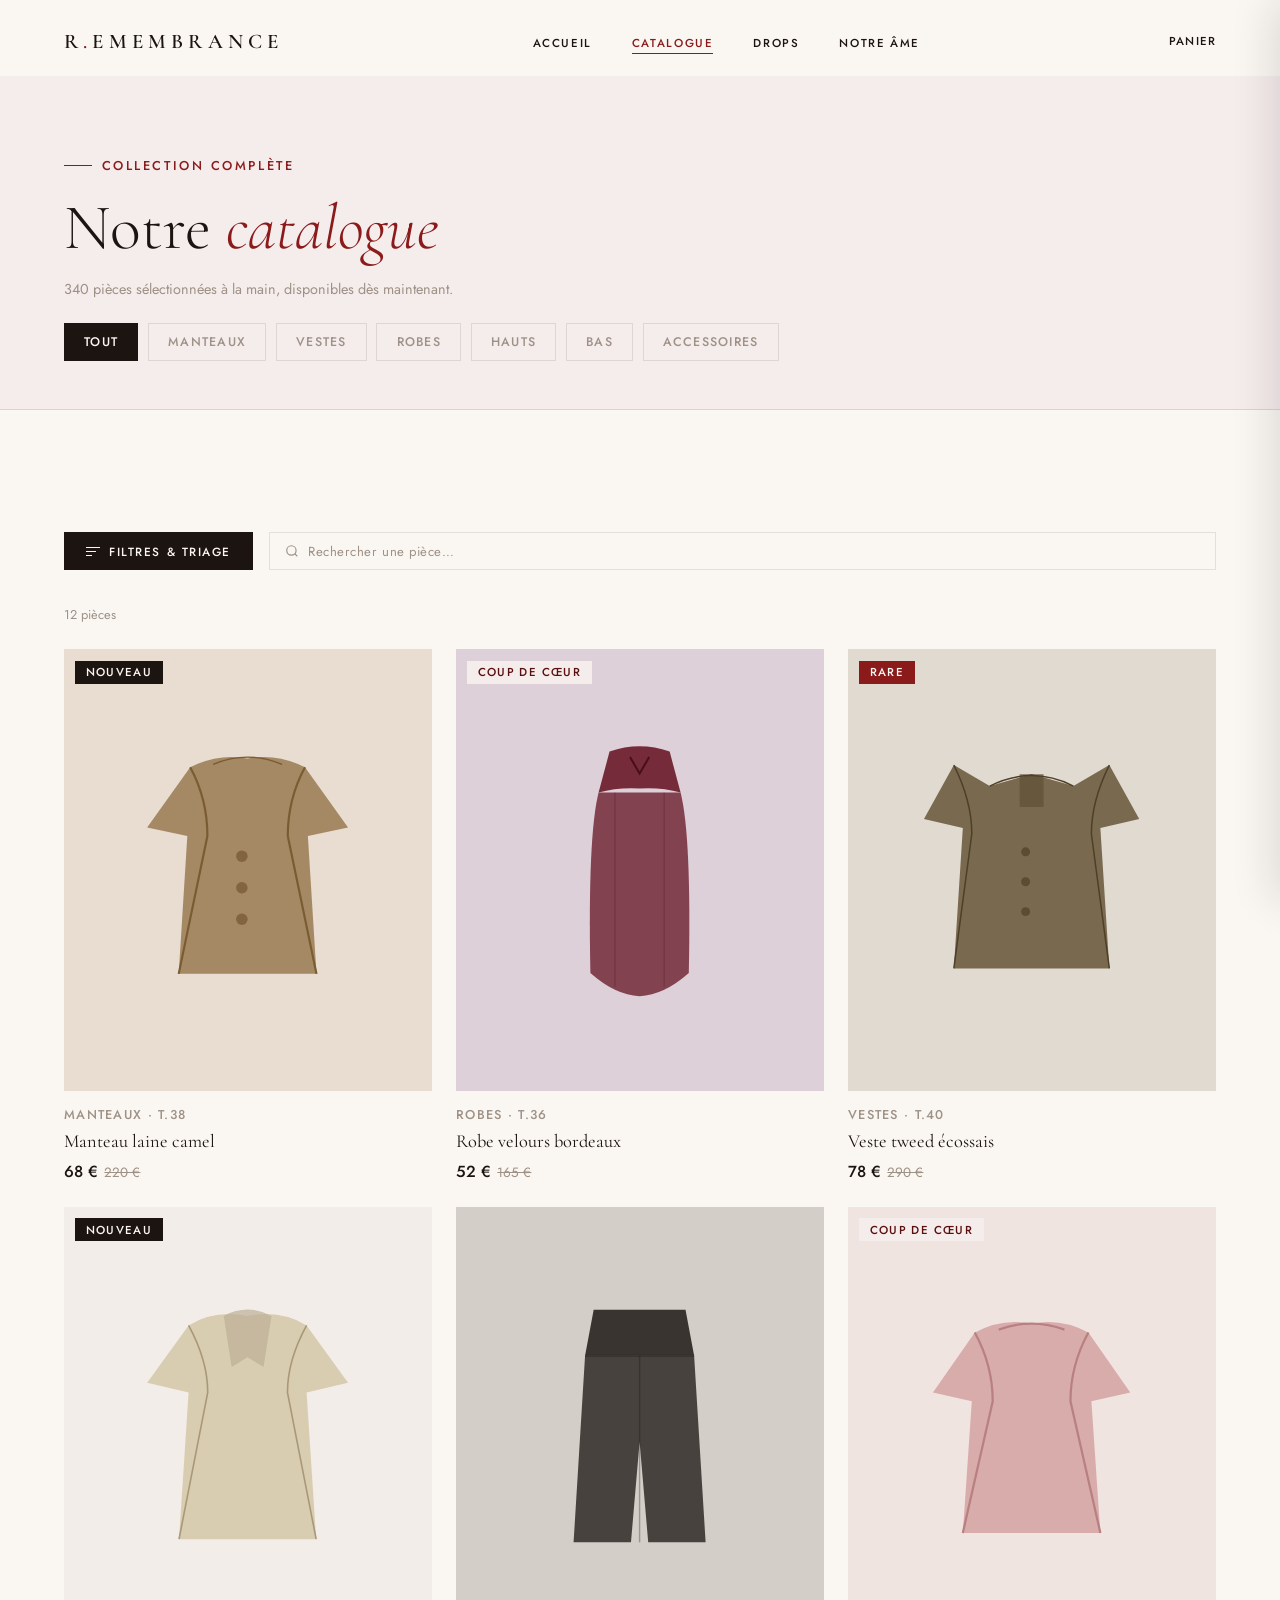
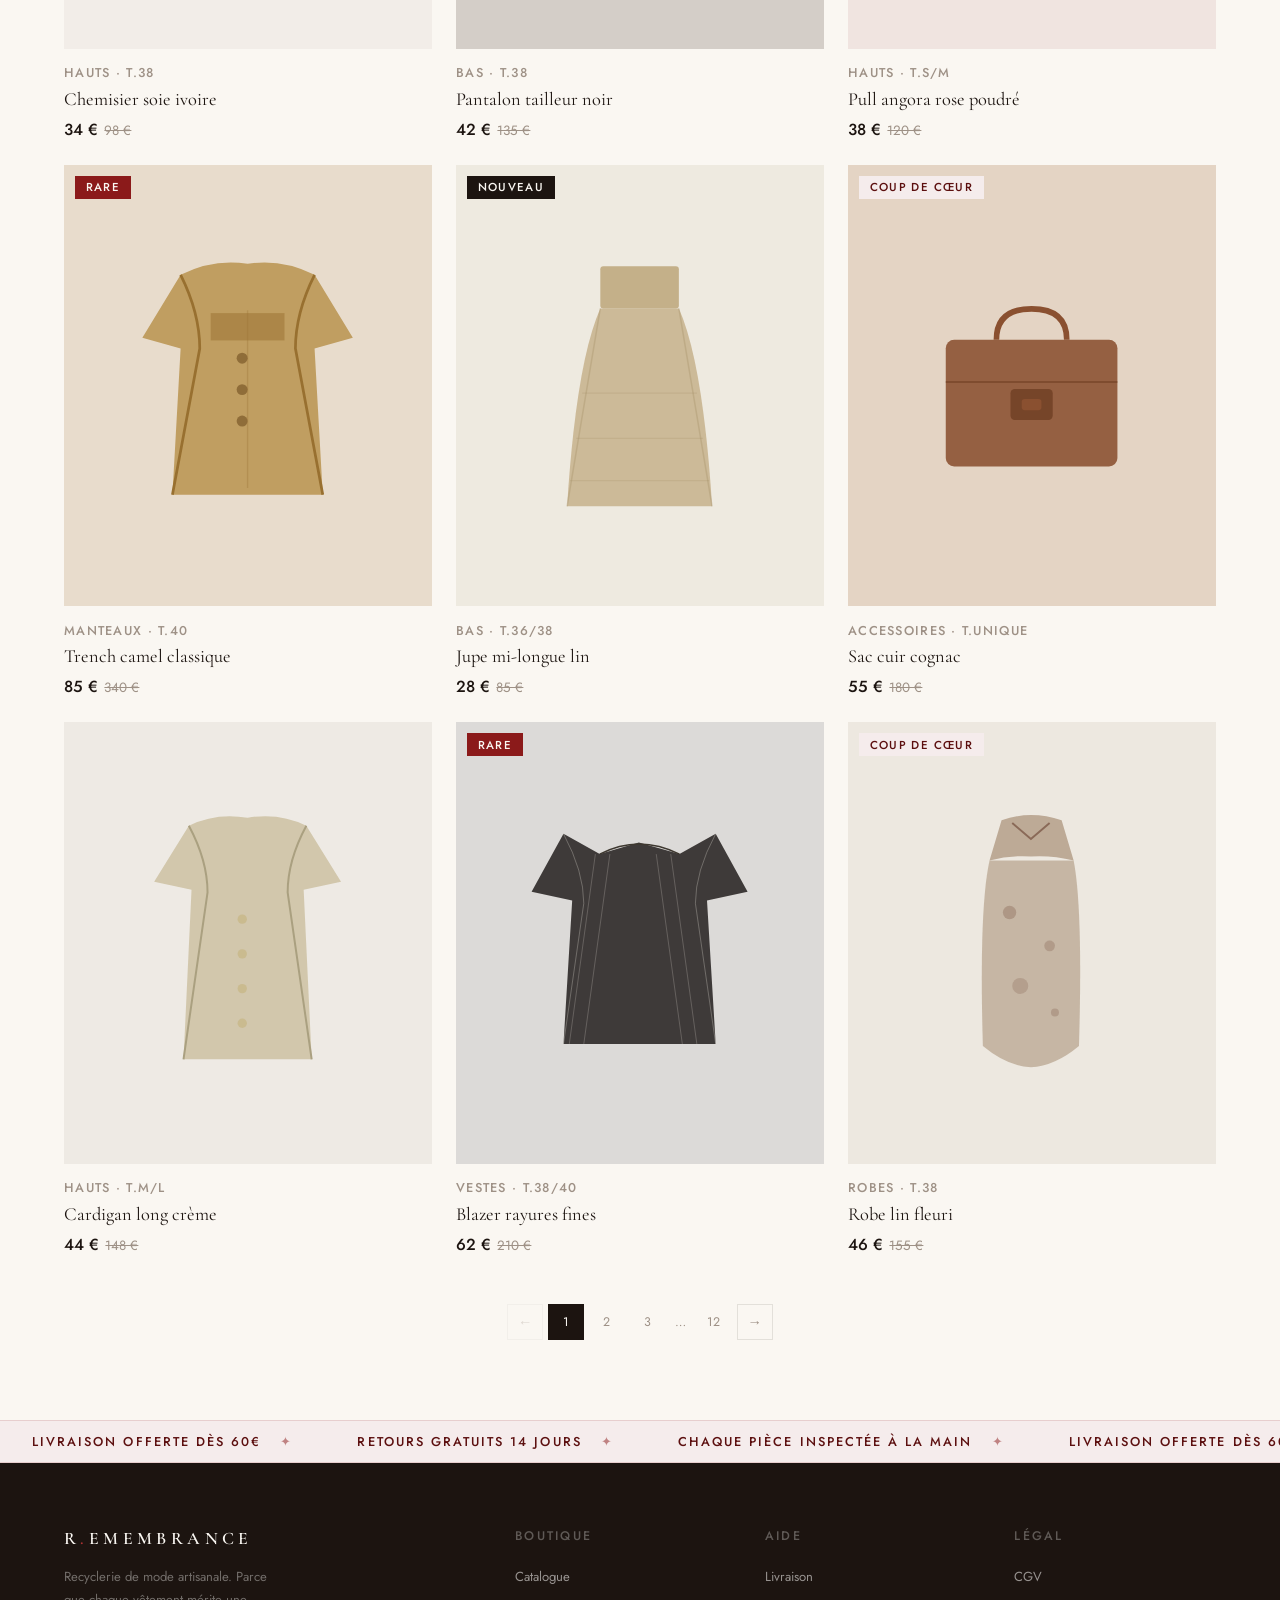
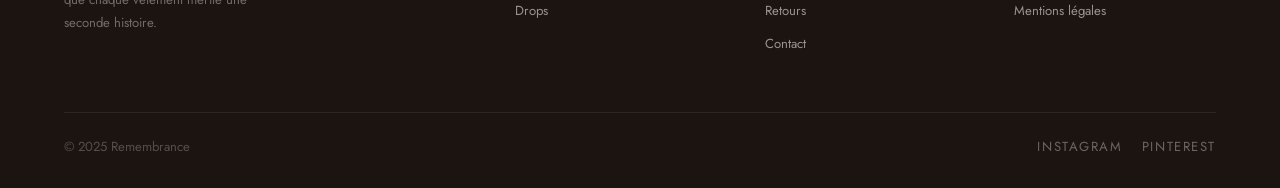
<file: catalogue.html>
<!DOCTYPE html>
<html lang="fr">
<head>
<meta charset="UTF-8">
<meta name="viewport" content="width=device-width, initial-scale=1.0">
<title>Catalogue — Remembrance</title>
<link rel="stylesheet" href="style.css">
<style>
/* LAYOUT */
html, body { overflow-x: hidden; }
.catalogue-layout { padding: 2rem 4rem 5rem; margin-top: 90px; }

/* TOOLBAR */
.cat-toolbar { display: flex; align-items: center; gap: 1rem; margin-bottom: 2rem; flex-wrap: wrap; }
.cat-left { display: flex; align-items: center; gap: 1.2rem; flex-shrink: 0; }
.cat-count { font-size: .8rem; color: var(--muted); margin-bottom: 1.2rem; }
.cat-search-wrap {
  flex: 1; display: flex; align-items: center; gap: .6rem;
  border: 1px solid var(--border-neutral); padding: .55rem .9rem;
  transition: border-color .25s;
}
.cat-search-wrap:focus-within { border-color: var(--soft-black); }
.cat-search-wrap svg { flex-shrink: 0; color: var(--muted); }
.cat-search-input {
  flex: 1; border: none; background: transparent; outline: none;
  font-family: 'Jost', sans-serif; font-size: .82rem; color: var(--soft-black);
  letter-spacing: .04em;
}
.cat-search-input::placeholder { color: var(--muted); }
.filter-btn {
  display: inline-flex; align-items: center; gap: .55rem;
  background: var(--soft-black); color: var(--cream);
  border: none; font-family: 'Jost', sans-serif; font-size: .74rem;
  font-weight: 500; letter-spacing: .13em; text-transform: uppercase;
  padding: .65rem 1.4rem; cursor: pointer; transition: background .25s;
}
.filter-btn:hover { background: var(--rouge); }
.filter-btn-icon { display: flex; flex-direction: column; gap: 3px; }
.filter-btn-icon span { display: block; height: 1px; background: currentColor; transition: width .2s; }
.filter-btn-icon span:nth-child(1) { width: 14px; }
.filter-btn-icon span:nth-child(2) { width: 10px; }
.filter-btn-icon span:nth-child(3) { width: 6px; }
.filter-badge { background: var(--rouge); color: var(--cream); width: 16px; height: 16px; border-radius: 50%; font-size: .6rem; display: flex; align-items: center; justify-content: center; }

/* FILTER DRAWER */
.drawer-overlay { position: fixed; inset: 0; background: rgba(28,20,16,.45); z-index: 300; opacity: 0; visibility: hidden; transition: opacity .35s ease, visibility .35s; }
.drawer-overlay.open { opacity: 1; visibility: visible; }
.filter-drawer {
  position: fixed; top: 0; right: 0; bottom: 0; width: 380px; max-width: 92vw;
  background: var(--cream); z-index: 301;
  display: flex; flex-direction: column;
  transform: translateX(100%); transition: transform .38s cubic-bezier(.4,0,.2,1);
  box-shadow: -8px 0 40px rgba(28,20,16,.12);
}
.filter-drawer.open { transform: translateX(0); }

.drawer-head {
  display: flex; align-items: center; justify-content: space-between;
  padding: 1.6rem 2rem; border-bottom: 1px solid var(--border-neutral);
  flex-shrink: 0;
}
.drawer-title { font-family: 'Cormorant Garamond', serif; font-size: 1.4rem; font-weight: 300; color: var(--soft-black); }
.drawer-close {
  background: none; border: none; cursor: pointer; font-size: 1.2rem;
  color: var(--muted); line-height: 1; padding: .2rem; transition: color .2s;
}
.drawer-close:hover { color: var(--rouge); }

.drawer-body {
  flex: 1; overflow-y: auto; padding: 1.6rem 2rem;
  scrollbar-width: thin; scrollbar-color: var(--linen) transparent;
}
.drawer-body::-webkit-scrollbar { width: 3px; }
.drawer-body::-webkit-scrollbar-track { background: transparent; }
.drawer-body::-webkit-scrollbar-thumb { background: var(--linen); border-radius: 2px; }
.drawer-body::-webkit-scrollbar-thumb:hover { background: var(--earth); }

.drawer-foot {
  padding: 1.2rem 2rem; border-top: 1px solid var(--border-neutral);
  display: flex; gap: .8rem; flex-shrink: 0;
}
.drawer-apply {
  flex: 1; background: var(--soft-black); color: var(--cream); border: none;
  font-family: 'Jost', sans-serif; font-size: .74rem; font-weight: 500;
  letter-spacing: .13em; text-transform: uppercase; padding: .85rem;
  cursor: pointer; transition: background .25s;
}
.drawer-apply:hover { background: var(--rouge); }
.drawer-reset {
  background: none; border: 1px solid var(--border-neutral); color: var(--muted);
  font-family: 'Jost', sans-serif; font-size: .74rem; font-weight: 500;
  letter-spacing: .13em; text-transform: uppercase; padding: .85rem 1.2rem;
  cursor: pointer; transition: all .25s;
}
.drawer-reset:hover { border-color: var(--rouge); color: var(--rouge); }

/* DRAWER SECTIONS */
.drawer-section { padding-bottom: 1.8rem; margin-bottom: 1.8rem; border-bottom: 1px solid var(--border-neutral); }
.drawer-section:last-child { border-bottom: none; margin-bottom: 0; padding-bottom: 0; }
.drawer-section-title { font-size: .72rem; font-weight: 500; letter-spacing: .18em; text-transform: uppercase; color: var(--muted); margin-bottom: 1.1rem; }

.filter-list { list-style: none; }
.filter-list li { margin-bottom: .55rem; }
.filter-check { display: flex; align-items: center; gap: .7rem; cursor: pointer; padding: .2rem 0; }
.filter-check input[type="checkbox"] { display: none; }
.filter-box { width: 14px; height: 14px; border: 1px solid var(--border-neutral); flex-shrink: 0; transition: all .2s; display: flex; align-items: center; justify-content: center; }
.filter-check input:checked + .filter-box { background: var(--rouge); border-color: var(--rouge); }
.filter-check input:checked + .filter-box::after { content: ''; width: 6px; height: 4px; border-left: 1.5px solid var(--cream); border-bottom: 1.5px solid var(--cream); transform: rotate(-45deg) translateY(-1px); display: block; }
.filter-label { font-size: .84rem; color: var(--soft-black); }
.filter-count { margin-left: auto; font-size: .72rem; color: var(--muted); }

.sort-select { width: 100%; background: transparent; border: 1px solid var(--border-neutral); font-family: 'Jost', sans-serif; font-size: .82rem; color: var(--soft-black); padding: .55rem .8rem; cursor: pointer; outline: none; }
.sort-select:focus { border-color: var(--rouge); }

.condition-btns { display: flex; flex-wrap: wrap; gap: .4rem; }
.cond-btn { background: transparent; border: 1px solid var(--border-neutral); font-family: 'Jost', sans-serif; font-size: .72rem; font-weight: 500; letter-spacing: .08em; text-transform: uppercase; color: var(--muted); padding: .35rem .8rem; cursor: pointer; transition: all .2s; }
.cond-btn.active, .cond-btn:hover { background: var(--rouge); border-color: var(--rouge); color: var(--cream); }

.size-grid { display: grid; grid-template-columns: repeat(4, 1fr); gap: .4rem; }
.size-btn { background: transparent; border: 1px solid var(--border-neutral); font-family: 'Jost', sans-serif; font-size: .75rem; color: var(--muted); padding: .45rem; cursor: pointer; transition: all .2s; text-align: center; }
.size-btn.active, .size-btn:hover { background: var(--rouge); border-color: var(--rouge); color: var(--cream); }

.price-inputs { display: flex; gap: .5rem; align-items: center; }
.price-input { width: 80px; border: 1px solid var(--border-neutral); background: transparent; font-family: 'Jost', sans-serif; font-size: .82rem; color: var(--soft-black); padding: .5rem .7rem; outline: none; }
.price-input:focus { border-color: var(--rouge); }
.price-sep { font-size: .8rem; color: var(--muted); }

/* ACTIVE FILTERS */
.active-filters { display: flex; flex-wrap: wrap; gap: .5rem; margin-bottom: 1.5rem; }
.active-filter-tag { background: var(--rouge-pale); color: var(--rouge); font-size: .78rem; font-weight: 500; letter-spacing: .08em; padding: .3rem .7rem; display: flex; align-items: center; gap: .4rem; cursor: pointer; }
.active-filter-tag:hover { background: var(--rouge); color: var(--cream); }

/* GRID */
.products-grid { display: grid; grid-template-columns: repeat(3, 1fr); gap: 1.5rem; }
.prod-card { cursor: pointer; position: relative; transition: transform .3s ease; }
.prod-card:hover { transform: translateY(-5px); }
.prod-card:hover .prod-img-overlay { opacity: 1; }
.prod-img { aspect-ratio: 5/6; position: relative; overflow: hidden; margin-bottom: .9rem; }
.prod-img-bg { position: absolute; inset: 0; display: flex; align-items: center; justify-content: center; }
.prod-img-bg svg { width: 65%; height: 65%; }
.prod-img-overlay { position: absolute; inset: 0; background: rgba(28,20,16,.42); display: flex; flex-direction: column; align-items: center; justify-content: center; gap: .6rem; opacity: 0; transition: opacity .3s; }
.overlay-wish { position: absolute; top: .7rem; right: .7rem; background: rgba(250,247,242,.18); border: 1px solid rgba(250,247,242,.4); color: var(--cream); width: 34px; height: 34px; border-radius: 50%; display: flex; align-items: center; justify-content: center; font-size: .95rem; cursor: pointer; transition: background .2s; }
.overlay-wish:hover, .overlay-wish.active { background: var(--rouge); border-color: var(--rouge); }
.prod-badge { position: absolute; top: .7rem; left: .7rem; font-size: .72rem; font-weight: 500; letter-spacing: .12em; text-transform: uppercase; padding: .22rem .65rem; }
.badge-new { background: var(--soft-black); color: var(--cream); }
.badge-rare { background: var(--rouge); color: var(--cream); }
.badge-cc { background: var(--rouge-pale); color: var(--rouge-deep); }
.prod-cat { font-size: .8rem; font-weight: 500; letter-spacing: .1em; text-transform: uppercase; color: var(--muted); margin-bottom: .35rem; }
.prod-name { font-family: 'Cormorant Garamond', serif; font-size: 1.15rem; font-weight: 400; color: var(--soft-black); margin-bottom: .5rem; }
.prod-bottom { display: flex; align-items: center; justify-content: space-between; }
.prod-price { font-size: 1rem; font-weight: 500; color: var(--soft-black); }
.prod-old { font-size: .84rem; color: var(--muted); text-decoration: line-through; margin-left: .4rem; }

.no-results { grid-column: 1/-1; text-align: center; padding: 5rem 2rem; }
.no-results h3 { font-family: 'Cormorant Garamond', serif; font-size: 1.5rem; font-weight: 300; color: var(--muted); margin-bottom: 1rem; }

/* PAGINATION */
.pagination { display: flex; align-items: center; justify-content: center; gap: .3rem; margin-top: 3rem; }
.page-btn {
  width: 36px; height: 36px; display: flex; align-items: center; justify-content: center;
  background: none; border: 1px solid transparent; font-family: 'Jost', sans-serif;
  font-size: .78rem; color: var(--muted); cursor: pointer; transition: all .2s;
}
.page-btn:hover { border-color: var(--border-neutral); color: var(--soft-black); }
.page-btn.active { border-color: var(--soft-black); background: var(--soft-black); color: var(--cream); }
.page-btn.active:hover { border-color: var(--rouge); background: var(--rouge); }
.page-arrow { width: 36px; height: 36px; display: flex; align-items: center; justify-content: center; background: none; border: 1px solid var(--border-neutral); font-size: .9rem; color: var(--muted); cursor: pointer; transition: all .2s; }
.page-arrow:hover { border-color: var(--soft-black); color: var(--soft-black); }
.page-arrow:disabled { opacity: .3; cursor: default; }
.page-dots { font-size: .78rem; color: var(--muted); padding: 0 .3rem; }

/* PAGE HERO */
.cat-hero { background: var(--rouge-pale); padding: 5rem 4rem 3rem; margin-top: 76px; border-bottom: 1px solid var(--border); }
.cat-hero h1 { font-family: 'Cormorant Garamond', serif; font-size: clamp(2.5rem, 5vw, 4rem); font-weight: 300; color: var(--soft-black); }
.cat-hero h1 em { font-style: italic; color: var(--rouge); }
.cat-hero p { font-size: .9rem; color: var(--muted); margin-top: .8rem; max-width: 480px; }

/* CATEGORY PILLS */
.cat-pills { display: flex; gap: .6rem; flex-wrap: wrap; margin-top: 1.5rem; }
.cat-pill { background: transparent; border: 1px solid var(--border-neutral); font-family: 'Jost', sans-serif; font-size: .78rem; font-weight: 500; letter-spacing: .1em; text-transform: uppercase; color: var(--muted); padding: .55rem 1.2rem; cursor: pointer; transition: all .25s; }
.cat-pill:hover, .cat-pill.active { background: var(--soft-black); border-color: var(--soft-black); color: var(--cream); }

@media (max-width: 960px) {
  .cat-hero { padding: 4rem 1.5rem 2rem; margin-top: 68px; }
  .catalogue-layout { padding: 1.5rem 1.5rem 4rem; }
  .products-grid { grid-template-columns: repeat(2, 1fr); }
  .nav-center { display: none; }
  .nav-right { display: none; }
  .nav-burger { display: flex; }
  .mobile-menu { display: flex; }
  /* Toolbar : filtre seul sur la 1re ligne, recherche pleine largeur en dessous */
  .cat-left { width: 100%; }
  .cat-search-wrap { width: 100%; flex-basis: 100%; }
}
@media (max-width: 540px) {
  .products-grid { grid-template-columns: 1fr; }
  .cat-hero { padding: 3.5rem 1.5rem 1.5rem; }
  .filter-drawer { width: 100vw; max-width: 100vw; }
}

/* ── MOBILE MENU ── */
.nav-burger.open span:nth-child(1) { transform: translateY(5px) rotate(45deg); }
.nav-burger.open span:nth-child(2) { opacity: 0; transform: scaleX(0); }
.nav-burger.open span:nth-child(3) { transform: translateY(-5px) rotate(-45deg); }

.mobile-menu {
  display: none;
  position: fixed; top: 0; left: 0; right: 0; bottom: 0;
  z-index: 199;
  background: var(--soft-black);
  flex-direction: column; justify-content: center; align-items: center;
  padding-top: 5rem;
  transform: translateY(-100%);
  transition: transform .45s cubic-bezier(.4,0,.2,1);
}
.mobile-menu.open { transform: translateY(0); }

.mobile-menu-links { list-style: none; text-align: center; margin-bottom: 2.5rem; }
.mobile-menu-links a {
  display: block;
  font-family: 'Cormorant Garamond', serif;
  font-size: clamp(2.2rem, 11vw, 3.2rem);
  font-weight: 300; letter-spacing: .06em;
  color: rgba(250,247,242,.8); text-decoration: none;
  padding: .45rem 0; transition: color .2s;
}
.mobile-menu-links a:hover { color: var(--white); }
.mobile-menu-sep { width: 40px; height: 1px; background: rgba(250,247,242,.12); margin: 0 auto 2rem; }
.mobile-menu-actions {
  display: flex; flex-direction: column; align-items: center;
  gap: .8rem; width: 100%; padding: 0 3rem;
}
.mobile-menu-actions button {
  width: 100%; font-family: 'Jost', sans-serif; font-size: .74rem;
  font-weight: 500; letter-spacing: .18em; text-transform: uppercase;
  background: transparent; border: 1px solid rgba(250,247,242,.2);
  color: rgba(250,247,242,.6); padding: .85rem 0; cursor: pointer;
  transition: border-color .25s, color .25s;
}
.mobile-menu-actions button:hover { border-color: var(--rouge-light); color: var(--white); }

</style>
</head>
<body>

<div class="page-overlay" id="pageOverlay"><div class="overlay-logo">Remembrance</div></div>

<nav id="navbar">
  <a href="index.html" class="nav-logo" data-nav>R<span>.</span>emembrance</a>
  <ul class="nav-center">
    <li><a href="index.html" data-nav>Accueil</a></li>
    <li><a href="catalogue.html" class="active" data-nav>Catalogue</a></li>
    <li><a href="index.html#drops" data-nav>Drops</a></li>
    <li><a href="index.html#philosophie" data-nav>Notre âme</a></li>
  </ul>
  <div class="nav-right">
    <button class="nav-icon" onclick="navigate('panier.html')">Panier <span class="cart-count" style="display:none">0</span></button>
  </div>
  <button class="nav-burger" id="burger"><span></span><span></span><span></span></button>
</nav>

<!-- MENU MOBILE -->
<div class="mobile-menu" id="mobileMenu">
  <ul class="mobile-menu-links">
    <li><a href="index.html">Accueil</a></li>
    <li><a href="catalogue.html">Catalogue</a></li>
    <li><a href="index.html#drops">Drops</a></li>
    <li><a href="index.html#philosophie">Notre âme</a></li>
  </ul>
  <div class="mobile-menu-sep"></div>
  <div class="mobile-menu-actions">
    <button onclick="closeMobileMenu(); navigate('panier.html')">Panier</button>
  </div>
</div>

<!-- HERO -->
<div class="cat-hero">
  <div class="section-eyebrow">Collection complète</div>
  <h1>Notre <em>catalogue</em></h1>
  <p>340 pièces sélectionnées à la main, disponibles dès maintenant.</p>
  <div class="cat-pills">
    <button class="cat-pill active" data-cat="all">Tout</button>
    <button class="cat-pill" data-cat="manteaux">Manteaux</button>
    <button class="cat-pill" data-cat="vestes">Vestes</button>
    <button class="cat-pill" data-cat="robes">Robes</button>
    <button class="cat-pill" data-cat="hauts">Hauts</button>
    <button class="cat-pill" data-cat="bas">Bas</button>
    <button class="cat-pill" data-cat="accessoires">Accessoires</button>
  </div>
</div>

<!-- FILTER DRAWER -->
<div class="drawer-overlay" id="drawerOverlay" onclick="closeDrawer()"></div>
<div class="filter-drawer" id="filterDrawer">
  <div class="drawer-head">
    <span class="drawer-title">Filtres & Triage</span>
    <button class="drawer-close" onclick="closeDrawer()">✕</button>
  </div>
  <div class="drawer-body">

    <div class="drawer-section">
      <div class="drawer-section-title">Trier par</div>
      <select class="sort-select" id="sortSelect">
        <option value="default">Recommandés</option>
        <option value="price-asc">Prix croissant</option>
        <option value="price-desc">Prix décroissant</option>
        <option value="saving">Meilleures affaires</option>
      </select>
    </div>

    <div class="drawer-section">
      <div class="drawer-section-title">Catégorie</div>
      <ul class="filter-list" id="catFilters">
        <li><label class="filter-check"><input type="checkbox" value="all" checked id="cat-all"><span class="filter-box"></span><span class="filter-label">Tout</span><span class="filter-count">12</span></label></li>
        <li><label class="filter-check"><input type="checkbox" value="manteaux"><span class="filter-box"></span><span class="filter-label">Manteaux</span><span class="filter-count">2</span></label></li>
        <li><label class="filter-check"><input type="checkbox" value="vestes"><span class="filter-box"></span><span class="filter-label">Vestes</span><span class="filter-count">2</span></label></li>
        <li><label class="filter-check"><input type="checkbox" value="robes"><span class="filter-box"></span><span class="filter-label">Robes</span><span class="filter-count">2</span></label></li>
        <li><label class="filter-check"><input type="checkbox" value="hauts"><span class="filter-box"></span><span class="filter-label">Hauts</span><span class="filter-count">3</span></label></li>
        <li><label class="filter-check"><input type="checkbox" value="bas"><span class="filter-box"></span><span class="filter-label">Bas</span><span class="filter-count">2</span></label></li>
        <li><label class="filter-check"><input type="checkbox" value="accessoires"><span class="filter-box"></span><span class="filter-label">Accessoires</span><span class="filter-count">1</span></label></li>
      </ul>
    </div>

    <div class="drawer-section">
      <div class="drawer-section-title">Taille</div>
      <div class="size-grid" id="sizeGrid">
        <button class="size-btn active" data-size="all">Tout</button>
        <button class="size-btn" data-size="XS">XS</button>
        <button class="size-btn" data-size="S">S</button>
        <button class="size-btn" data-size="M">M</button>
        <button class="size-btn" data-size="L">L</button>
        <button class="size-btn" data-size="36">36</button>
        <button class="size-btn" data-size="38">38</button>
        <button class="size-btn" data-size="40">40</button>
        <button class="size-btn" data-size="42">42</button>
      </div>
    </div>

    <div class="drawer-section">
      <div class="drawer-section-title">Prix (€)</div>
      <div class="price-inputs">
        <input type="number" class="price-input" id="priceMin" placeholder="Min" min="0">
        <span class="price-sep">—</span>
        <input type="number" class="price-input" id="priceMax" placeholder="Max" max="500">
      </div>
    </div>

    <div class="drawer-section">
      <div class="drawer-section-title">Tags</div>
      <ul class="filter-list">
        <li><label class="filter-check"><input type="checkbox" value="new" id="tag-new" class="tag-check"><span class="filter-box"></span><span class="filter-label">Nouveautés</span></label></li>
        <li><label class="filter-check"><input type="checkbox" value="rare" class="tag-check"><span class="filter-box"></span><span class="filter-label">Pièces rares</span></label></li>
        <li><label class="filter-check"><input type="checkbox" value="coup-de-coeur" class="tag-check"><span class="filter-box"></span><span class="filter-label">Coups de cœur</span></label></li>
      </ul>
    </div>

  </div>
  <div class="drawer-foot">
    <button class="drawer-reset" id="resetBtn">Réinitialiser</button>
    <button class="drawer-apply" onclick="closeDrawer()">Voir les résultats</button>
  </div>
</div>

<div class="catalogue-layout">
  <div class="cat-toolbar">
    <div class="cat-left">
      <button class="filter-btn" onclick="openDrawer()">
        <div class="filter-btn-icon"><span></span><span></span><span></span></div>
        Filtres & Triage
        <span class="filter-badge" id="filterBadge" style="display:none">0</span>
      </button>
    </div>
    <div class="cat-search-wrap">
      <svg width="14" height="14" viewBox="0 0 24 24" fill="none" stroke="currentColor" stroke-width="2"><circle cx="11" cy="11" r="8"/><line x1="21" y1="21" x2="16.65" y2="16.65"/></svg>
      <input class="cat-search-input" id="searchInput" type="search" placeholder="Rechercher une pièce…">
    </div>
  </div>
  <span class="cat-count" id="resultsCount">12 pièces</span>
  <div class="active-filters" id="activeFilters"></div>
  <div class="products-grid" id="productsGrid"></div>
  <div class="pagination">
    <button class="page-arrow" disabled>&#8592;</button>
    <button class="page-btn active">1</button>
    <button class="page-btn">2</button>
    <button class="page-btn">3</button>
    <span class="page-dots">…</span>
    <button class="page-btn">12</button>
    <button class="page-arrow">&#8594;</button>
  </div>
</div>

<div class="marquee-wrap">
  <div class="marquee-track">
    <span class="marquee-item">Livraison offerte dès 60€ <span class="marquee-sep">✦</span></span>
    <span class="marquee-item">Retours gratuits 14 jours <span class="marquee-sep">✦</span></span>
    <span class="marquee-item">Chaque pièce inspectée à la main <span class="marquee-sep">✦</span></span>
    <span class="marquee-item">Livraison offerte dès 60€ <span class="marquee-sep">✦</span></span>
    <span class="marquee-item">Retours gratuits 14 jours <span class="marquee-sep">✦</span></span>
    <span class="marquee-item">Chaque pièce inspectée à la main <span class="marquee-sep">✦</span></span>
  </div>
</div>

<footer>
  <div class="footer-top">
    <div class="footer-brand"><a href="index.html" class="nav-logo" data-nav>R<span>.</span>emembrance</a><p>Recyclerie de mode artisanale. Parce que chaque vêtement mérite une seconde histoire.</p></div>
    <div class="footer-col"><h4>Boutique</h4><ul><li><a href="catalogue.html" data-nav>Catalogue</a></li><li><a href="index.html#drops" data-nav>Drops</a></li></ul></div>
    <div class="footer-col"><h4>Aide</h4><ul><li><a href="#">Livraison</a></li><li><a href="#">Retours</a></li><li><a href="#">Contact</a></li></ul></div>
    <div class="footer-col"><h4>Légal</h4><ul><li><a href="#">CGV</a></li><li><a href="#">Mentions légales</a></li></ul></div>
  </div>
  <div class="footer-bottom"><span>© 2025 Remembrance</span><div class="footer-socials"><a href="#">Instagram</a><a href="#">Pinterest</a></div></div>
</footer>

<div class="toast" id="toast"><div class="toast-dot"></div><span class="toast-msg"></span></div>

<script src="app.js"></script>
<script>
let filters = { cat: 'all', cond: 'all', size: 'all', tags: [], priceMin: 0, priceMax: 9999 };

function openDrawer() {
  document.getElementById('filterDrawer').classList.add('open');
  document.getElementById('drawerOverlay').classList.add('open');
  document.body.style.overflow = 'hidden';
}
function closeDrawer() {
  document.getElementById('filterDrawer').classList.remove('open');
  document.getElementById('drawerOverlay').classList.remove('open');
  document.body.style.overflow = '';
}

function updateFilterBadge() {
  let count = 0;
  if (filters.cat !== 'all') count++;
  if (filters.cond !== 'all') count++;
  if (filters.size !== 'all') count++;
  count += filters.tags.length;
  if (filters.priceMin > 0) count++;
  if (filters.priceMax < 9999) count++;
  const badge = document.getElementById('filterBadge');
  badge.textContent = count;
  badge.style.display = count > 0 ? 'flex' : 'none';
}

function renderProducts() {
  let items = [...PRODUCTS];

  // Category
  if (filters.cat !== 'all') items = items.filter(p => p.category === filters.cat);
  // Condition
  if (filters.cond !== 'all') items = items.filter(p => p.condition === filters.cond);
  // Size
  if (filters.size !== 'all') items = items.filter(p => p.size.includes(filters.size));
  // Tags
  if (filters.tags.length) items = items.filter(p => filters.tags.every(t => p.tags.includes(t)));
  // Price
  items = items.filter(p => p.price >= filters.priceMin && p.price <= filters.priceMax);

  // Sort
  const sort = document.getElementById('sortSelect').value;
  if (sort === 'price-asc') items.sort((a,b) => a.price - b.price);
  else if (sort === 'price-desc') items.sort((a,b) => b.price - a.price);
  else if (sort === 'saving') items.sort((a,b) => (b.oldPrice-b.price) - (a.oldPrice-a.price));

  document.getElementById('resultsCount').textContent = `${items.length} pièce${items.length>1?'s':''}`;
  updateFilterBadge();

  if (!items.length) {
    document.getElementById('productsGrid').innerHTML = `<div class="no-results"><h3>Aucune pièce trouvée</h3><p style="font-size:.82rem;color:var(--muted)">Essayez d'élargir vos filtres</p></div>`;
    return;
  }

  document.getElementById('productsGrid').innerHTML = items.map(p => {
    const badges = p.tags.map(t => `<div class="prod-badge ${t==='new'?'badge-new':t==='rare'?'badge-rare':'badge-cc'}">${t==='coup-de-coeur'?'Coup de cœur':t==='new'?'Nouveau':'Rare'}</div>`).join('');
    return `
    <div class="prod-card" onclick="navigate('produit.html?id=${p.id}')">
      <div class="prod-img" style="background:${p.bg}">
        <div class="prod-img-bg">${p.svg}</div>
        ${badges}
        <div class="prod-img-overlay">
          <button class="overlay-wish" onclick="event.stopPropagation();this.classList.toggle('active')" title="Ajouter aux favoris">♡</button>
          <button onclick="event.stopPropagation();navigate('produit.html?id=${p.id}')" style="background:var(--cream);color:var(--soft-black);border:none;font-family:'Jost',sans-serif;font-size:.74rem;font-weight:500;letter-spacing:.12em;text-transform:uppercase;padding:.6rem 1.4rem;cursor:pointer;transition:background .2s">Voir</button>
          <button onclick="event.stopPropagation();Cart.add(${p.id})" style="background:var(--rouge);color:var(--cream);border:none;font-family:'Jost',sans-serif;font-size:.74rem;font-weight:500;letter-spacing:.12em;text-transform:uppercase;padding:.6rem 1.4rem;cursor:pointer;transition:background .2s">+ Panier</button>
        </div>
      </div>
      <div class="prod-cat">${p.subcategory} · T.${p.size}</div>
      <div class="prod-name">${p.name}</div>
      <div class="prod-bottom">
        <div><span class="prod-price">${p.price} €</span><span class="prod-old">${p.oldPrice} €</span></div>
      </div>
    </div>`;
  }).join('');

  renderActiveFilters();
}

function renderActiveFilters() {
  const tags = [];
  if (filters.cat !== 'all') tags.push({ label: filters.cat, key: 'cat' });
  if (filters.cond !== 'all') tags.push({ label: filters.cond, key: 'cond' });
  if (filters.size !== 'all') tags.push({ label: `T.${filters.size}`, key: 'size' });
  filters.tags.forEach(t => tags.push({ label: t, key: 'tag', val: t }));
  if (filters.priceMin > 0) tags.push({ label: `Min ${filters.priceMin}€`, key: 'priceMin' });
  if (filters.priceMax < 9999) tags.push({ label: `Max ${filters.priceMax}€`, key: 'priceMax' });

  document.getElementById('activeFilters').innerHTML = tags.map(t => `
    <div class="active-filter-tag" onclick="removeFilter('${t.key}','${t.val||''}')">
      ${t.label} ✕
    </div>`).join('');
}

function removeFilter(key, val) {
  if (key === 'cat') { filters.cat='all'; document.querySelectorAll('.cat-pill').forEach(p=>{p.classList.toggle('active',p.dataset.cat==='all')}); }
  else if (key === 'cond') { filters.cond='all'; document.querySelectorAll('.cond-btn').forEach(b=>b.classList.toggle('active',b.dataset.cond==='all')); }
  else if (key === 'size') { filters.size='all'; document.querySelectorAll('.size-btn').forEach(b=>b.classList.toggle('active',b.dataset.size==='all')); }
  else if (key === 'tag') { filters.tags = filters.tags.filter(t=>t!==val); document.querySelector(`.tag-check[value="${val}"]`).checked=false; }
  else if (key === 'priceMin') { filters.priceMin=0; document.getElementById('priceMin').value=''; }
  else if (key === 'priceMax') { filters.priceMax=9999; document.getElementById('priceMax').value=''; }
  renderProducts();
}

function openMobileMenu() {
  const m = document.getElementById('mobileMenu');
  m.style.display = 'flex';
  requestAnimationFrame(() => m.classList.add('open'));
  document.getElementById('burger').classList.add('open');
  document.body.style.overflow = 'hidden';
}
function closeMobileMenu() {
  const m = document.getElementById('mobileMenu');
  m.classList.remove('open');
  document.getElementById('burger').classList.remove('open');
  document.body.style.overflow = '';
  m.addEventListener('transitionend', () => { if (!m.classList.contains('open')) m.style.display = ''; }, { once: true });
}

document.addEventListener('DOMContentLoaded', () => {
  initShared();

  document.getElementById('burger').addEventListener('click', () => {
    document.getElementById('mobileMenu').classList.contains('open') ? closeMobileMenu() : openMobileMenu();
  });
  document.querySelectorAll('.mobile-menu-links a').forEach(a => a.addEventListener('click', closeMobileMenu));
  document.addEventListener('keydown', e => { if (e.key === 'Escape') { closeDrawer(); closeMobileMenu(); } });

  renderProducts();

  // URL params
  const params = new URLSearchParams(window.location.search);
  if (params.get('filter')) {
    const f = params.get('filter');
    if (['manteaux','vestes','robes','hauts','bas','accessoires'].includes(f)) {
      filters.cat = f;
      document.querySelectorAll('.cat-pill').forEach(p=>p.classList.toggle('active',p.dataset.cat===f));
    } else if (['new','rare','coup-de-coeur'].includes(f)) {
      filters.tags = [f];
      document.querySelector(`.tag-check[value="${f}"]`).checked=true;
    }
    renderProducts();
  }

  // Category pills
  document.querySelectorAll('.cat-pill').forEach(pill => {
    pill.addEventListener('click', () => {
      document.querySelectorAll('.cat-pill').forEach(p=>p.classList.remove('active'));
      pill.classList.add('active');
      filters.cat = pill.dataset.cat;
      renderProducts();
    });
  });

  // Condition buttons
  document.querySelectorAll('.cond-btn').forEach(btn => {
    btn.addEventListener('click', () => {
      document.querySelectorAll('.cond-btn').forEach(b=>b.classList.remove('active'));
      btn.classList.add('active');
      filters.cond = btn.dataset.cond;
      renderProducts();
    });
  });

  // Size buttons
  document.querySelectorAll('.size-btn').forEach(btn => {
    btn.addEventListener('click', () => {
      document.querySelectorAll('.size-btn').forEach(b=>b.classList.remove('active'));
      btn.classList.add('active');
      filters.size = btn.dataset.size;
      renderProducts();
    });
  });

  // Tags
  document.querySelectorAll('.tag-check').forEach(cb => {
    cb.addEventListener('change', () => {
      filters.tags = Array.from(document.querySelectorAll('.tag-check:checked')).map(c=>c.value);
      renderProducts();
    });
  });

  // Price
  let priceTimer;
  ['priceMin','priceMax'].forEach(id => {
    document.getElementById(id).addEventListener('input', () => {
      clearTimeout(priceTimer);
      priceTimer = setTimeout(() => {
        filters.priceMin = parseInt(document.getElementById('priceMin').value) || 0;
        filters.priceMax = parseInt(document.getElementById('priceMax').value) || 9999;
        renderProducts();
      }, 400);
    });
  });

  // Sort
  document.getElementById('sortSelect').addEventListener('change', renderProducts);

  // Reset
  document.getElementById('resetBtn').addEventListener('click', () => {
    filters = { cat:'all', cond:'all', size:'all', tags:[], priceMin:0, priceMax:9999 };
    document.querySelectorAll('.cat-pill').forEach(p=>p.classList.toggle('active',p.dataset.cat==='all'));
    document.querySelectorAll('.cond-btn').forEach(b=>b.classList.toggle('active',b.dataset.cond==='all'));
    document.querySelectorAll('.size-btn').forEach(b=>b.classList.toggle('active',b.dataset.size==='all'));
    document.querySelectorAll('.tag-check').forEach(c=>c.checked=false);
    document.getElementById('priceMin').value='';
    document.getElementById('priceMax').value='';
    renderProducts();
  });
});
</script>
</body>
</html>
</file>
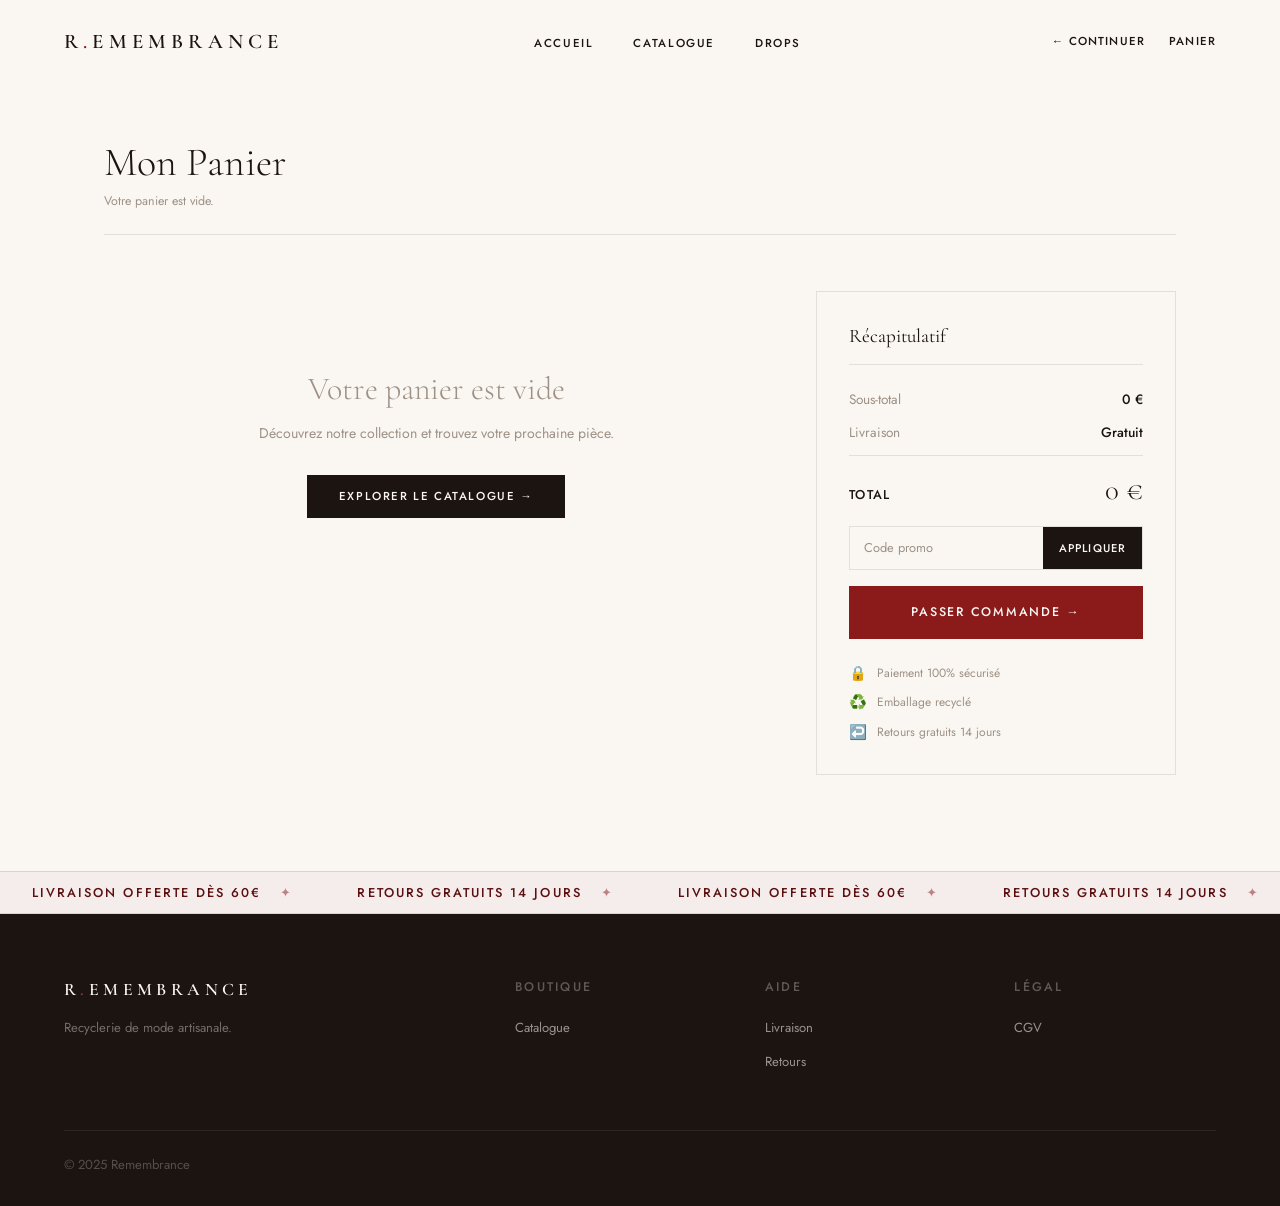
<file: panier.html>
<!DOCTYPE html>
<html lang="fr">
<head>
<meta charset="UTF-8">
<meta name="viewport" content="width=device-width, initial-scale=1.0">
<title>Panier — Remembrance</title>
<link rel="stylesheet" href="style.css">
<style>
.panier-layout {
  display: grid; grid-template-columns: 1fr 360px;
  gap: 3rem; padding: 3rem 4rem 6rem;
  margin-top: 90px; max-width: 1200px; margin-left: auto; margin-right: auto;
}
.panier-header { grid-column: 1/-1; padding-bottom: 1.5rem; border-bottom: 1px solid var(--border-neutral); margin-bottom: .5rem; }
.panier-title { font-family: 'Cormorant Garamond', serif; font-size: 2.5rem; font-weight: 300; color: var(--soft-black); }
.panier-subtitle { font-size: .78rem; color: var(--muted); margin-top: .4rem; }

/* ITEMS */
.cart-items { }
.cart-item { display: grid; grid-template-columns: 100px 1fr auto; gap: 1.5rem; align-items: center; padding: 1.5rem 0; border-bottom: 1px solid var(--border-neutral); }
.cart-img { width: 100px; height: 125px; display: flex; align-items: center; justify-content: center; flex-shrink: 0; }
.cart-img svg { width: 70%; height: 70%; }
.cart-item-info h3 { font-family: 'Cormorant Garamond', serif; font-size: 1.1rem; font-weight: 400; color: var(--soft-black); margin-bottom: .4rem; }
.cart-item-meta { font-size: .75rem; color: var(--muted); letter-spacing: .04em; }
.cart-item-actions { display: flex; align-items: center; gap: .8rem; margin-top: .8rem; }
.qty-btn { background: none; border: 1px solid var(--border-neutral); width: 28px; height: 28px; display: flex; align-items: center; justify-content: center; cursor: pointer; font-size: .9rem; color: var(--soft-black); transition: all .2s; }
.qty-btn:hover { border-color: var(--rouge); color: var(--rouge); }
.qty-val { font-size: .88rem; min-width: 20px; text-align: center; }
.cart-remove { background: none; border: none; color: var(--muted); font-size: .7rem; letter-spacing: .1em; text-transform: uppercase; cursor: pointer; font-family: 'Jost', sans-serif; font-weight: 500; padding: 0; transition: color .2s; }
.cart-remove:hover { color: var(--rouge); }
.cart-price { font-size: 1rem; font-weight: 500; color: var(--soft-black); text-align: right; }
.cart-price-old { font-size: .75rem; color: var(--muted); text-decoration: line-through; text-align: right; }

/* EMPTY */
.cart-empty { text-align: center; padding: 5rem 2rem; }
.cart-empty h2 { font-family: 'Cormorant Garamond', serif; font-size: 2rem; font-weight: 300; color: var(--muted); margin-bottom: 1rem; }
.cart-empty p { font-size: .88rem; color: var(--muted); margin-bottom: 2rem; }

/* SUMMARY */
.cart-summary { position: sticky; top: 110px; align-self: start; }
.summary-card { border: 1px solid var(--border-neutral); padding: 2rem; }
.summary-title { font-family: 'Cormorant Garamond', serif; font-size: 1.2rem; font-weight: 400; color: var(--soft-black); margin-bottom: 1.5rem; padding-bottom: 1rem; border-bottom: 1px solid var(--border-neutral); }
.summary-row { display: flex; justify-content: space-between; align-items: center; font-size: .85rem; color: var(--muted); margin-bottom: .8rem; }
.summary-row span:last-child { font-weight: 500; color: var(--soft-black); }
.summary-total { display: flex; justify-content: space-between; align-items: baseline; padding-top: 1rem; border-top: 1px solid var(--border-neutral); margin-top: .5rem; }
.summary-total-label { font-size: .8rem; font-weight: 500; letter-spacing: .1em; text-transform: uppercase; color: var(--soft-black); }
.summary-total-price { font-family: 'Cormorant Garamond', serif; font-size: 1.8rem; font-weight: 300; color: var(--soft-black); }
.summary-savings { background: var(--rouge-pale); color: var(--rouge); font-size: .75rem; font-weight: 500; padding: .6rem 1rem; margin: 1rem 0; display: flex; align-items: center; justify-content: space-between; }
.checkout-btn { width: 100%; justify-content: center; margin-top: 1rem; padding: 1.1rem; font-size: .78rem; }
.promo-area { margin-top: 1.2rem; }
.promo-input-wrap { display: flex; border: 1px solid var(--border-neutral); }
.promo-input { flex: 1; background: transparent; border: none; font-family: 'Jost', sans-serif; font-size: .8rem; padding: .7rem .9rem; outline: none; color: var(--soft-black); }
.promo-input::placeholder { color: var(--muted); }
.promo-btn { background: var(--soft-black); color: var(--cream); border: none; padding: .7rem 1rem; font-family: 'Jost', sans-serif; font-size: .7rem; font-weight: 500; letter-spacing: .1em; text-transform: uppercase; cursor: pointer; }
.trust-items { margin-top: 1.5rem; display: flex; flex-direction: column; gap: .6rem; }
.trust-item { display: flex; align-items: center; gap: .6rem; font-size: .75rem; color: var(--muted); }
.trust-icon { font-size: .9rem; }

@media (max-width: 960px) {
  .panier-layout { grid-template-columns: 1fr; padding: 2rem 1.5rem 4rem; margin-top: 76px; }
  .cart-summary { position: static; }
}
@media (max-width: 540px) {
  .cart-item { grid-template-columns: 72px 1fr; }
  .cart-price { display: none; }
}
</style>
</head>
<body>

<div class="cursor" id="cursor"></div>
<div class="cursor-ring" id="cursorRing"></div>
<div class="cursor-text" id="cursorText"></div>
<div class="page-overlay" id="pageOverlay"><div class="overlay-logo">Remembrance</div></div>

<nav id="navbar" class="scrolled">
  <a href="index.html" class="nav-logo" data-nav>R<span>.</span>emembrance</a>
  <ul class="nav-center">
    <li><a href="index.html" data-nav>Accueil</a></li>
    <li><a href="catalogue.html" data-nav>Catalogue</a></li>
    <li><a href="index.html#drops" data-nav>Drops</a></li>
  </ul>
  <div class="nav-right">
    <button class="nav-icon" onclick="navigate('catalogue.html')">← Continuer</button>
    <button class="nav-icon">Panier <span class="cart-count" style="display:none">0</span></button>
  </div>
  <button class="nav-burger" id="burger"><span></span><span></span><span></span></button>
</nav>

<div class="panier-layout">
  <div class="panier-header">
    <h1 class="panier-title">Mon Panier</h1>
    <p class="panier-subtitle" id="cartSubtitle">Chargement…</p>
  </div>

  <div id="cartItems"></div>

  <div class="cart-summary">
    <div class="summary-card">
      <div class="summary-title">Récapitulatif</div>
      <div class="summary-row"><span>Sous-total</span><span id="summarySubtotal">—</span></div>
      <div class="summary-row"><span>Livraison</span><span id="summaryShipping">—</span></div>
      <div class="summary-savings" id="summarySavings" style="display:none">
        <span>Économies réalisées</span><span id="savingsAmount">—</span>
      </div>
      <div class="summary-total">
        <span class="summary-total-label">Total</span>
        <span class="summary-total-price" id="summaryTotal">—</span>
      </div>
      <div class="promo-area">
        <div class="promo-input-wrap">
          <input type="text" class="promo-input" placeholder="Code promo">
          <button class="promo-btn">Appliquer</button>
        </div>
      </div>
      <button class="btn btn-rouge checkout-btn" onclick="showToast('Fonctionnalité disponible sur Shopify ✓')">Passer commande →</button>
      <div class="trust-items">
        <div class="trust-item"><span class="trust-icon">🔒</span>Paiement 100% sécurisé</div>
        <div class="trust-item"><span class="trust-icon">♻️</span>Emballage recyclé</div>
        <div class="trust-item"><span class="trust-icon">↩️</span>Retours gratuits 14 jours</div>
      </div>
    </div>
  </div>
</div>

<div class="marquee-wrap">
  <div class="marquee-track">
    <span class="marquee-item">Livraison offerte dès 60€ <span class="marquee-sep">✦</span></span>
    <span class="marquee-item">Retours gratuits 14 jours <span class="marquee-sep">✦</span></span>
    <span class="marquee-item">Livraison offerte dès 60€ <span class="marquee-sep">✦</span></span>
    <span class="marquee-item">Retours gratuits 14 jours <span class="marquee-sep">✦</span></span>
  </div>
</div>

<footer>
  <div class="footer-top">
    <div class="footer-brand"><a href="index.html" class="nav-logo" data-nav>R<span>.</span>emembrance</a><p>Recyclerie de mode artisanale.</p></div>
    <div class="footer-col"><h4>Boutique</h4><ul><li><a href="catalogue.html" data-nav>Catalogue</a></li></ul></div>
    <div class="footer-col"><h4>Aide</h4><ul><li><a href="#">Livraison</a></li><li><a href="#">Retours</a></li></ul></div>
    <div class="footer-col"><h4>Légal</h4><ul><li><a href="#">CGV</a></li></ul></div>
  </div>
  <div class="footer-bottom"><span>© 2025 Remembrance</span></div>
</footer>

<div class="toast" id="toast"><div class="toast-dot"></div><span class="toast-msg"></span></div>

<script src="app.js"></script>
<script>
function renderCart() {
  const items = Cart.get();
  const container = document.getElementById('cartItems');

  if (!items.length) {
    document.getElementById('cartSubtitle').textContent = 'Votre panier est vide.';
    container.innerHTML = `
      <div class="cart-empty">
        <h2>Votre panier est vide</h2>
        <p>Découvrez notre collection et trouvez votre prochaine pièce.</p>
        <a href="catalogue.html" class="btn btn-dark" data-nav>Explorer le catalogue →</a>
      </div>`;
    document.getElementById('summarySubtotal').textContent = '0 €';
    document.getElementById('summaryShipping').textContent = 'Gratuit';
    document.getElementById('summaryTotal').textContent = '0 €';
    return;
  }

  document.getElementById('cartSubtitle').textContent = `${Cart.count()} article${Cart.count()>1?'s':''} dans votre panier`;

  container.innerHTML = items.map(item => {
    const p = PRODUCTS.find(x => x.id === item.id);
    if (!p) return '';
    return `
    <div class="cart-item">
      <div class="cart-img" style="background:${p.bg}">${p.svg}</div>
      <div class="cart-item-info">
        <h3>${p.name}</h3>
        <div class="cart-item-meta">T.${p.size} · ${p.condition} · ${p.subcategory}</div>
        <div class="cart-item-actions">
          <button class="qty-btn" onclick="changeQty(${p.id},-1)">−</button>
          <span class="qty-val">${item.qty}</span>
          <button class="qty-btn" onclick="changeQty(${p.id},1)">+</button>
          <button class="cart-remove" onclick="removeItem(${p.id})">Retirer</button>
        </div>
      </div>
      <div>
        <div class="cart-price">${p.price * item.qty} €</div>
        <div class="cart-price-old">${p.oldPrice * item.qty} €</div>
      </div>
    </div>`;
  }).join('');

  const subtotal = Cart.total();
  const shipping = subtotal >= 60 ? 0 : 4.9;
  const total = subtotal + shipping;
  const allOld = items.reduce((s,i)=>{ const p=PRODUCTS.find(x=>x.id===i.id); return s+(p?p.oldPrice*i.qty:0); },0);
  const savings = allOld - subtotal;

  document.getElementById('summarySubtotal').textContent = `${subtotal} €`;
  document.getElementById('summaryShipping').textContent = shipping === 0 ? 'Gratuit 🎉' : `${shipping} €`;
  document.getElementById('summaryTotal').textContent = `${total.toFixed(2)} €`;

  if (savings > 0) {
    document.getElementById('summarySavings').style.display = 'flex';
    document.getElementById('savingsAmount').textContent = `−${savings} €`;
  }

  Cart.updateUI();
}

function changeQty(id, delta) {
  const items = Cart.get();
  const item = items.find(i => i.id === id);
  if (!item) return;
  item.qty = Math.max(1, item.qty + delta);
  Cart.save(items); renderCart(); Cart.updateUI();
}

function removeItem(id) {
  Cart.remove(id); renderCart();
  showToast('Article retiré du panier');
}

document.addEventListener('DOMContentLoaded', () => {
  initShared();
  renderCart();
});
</script>
</body>
</html>
</file>
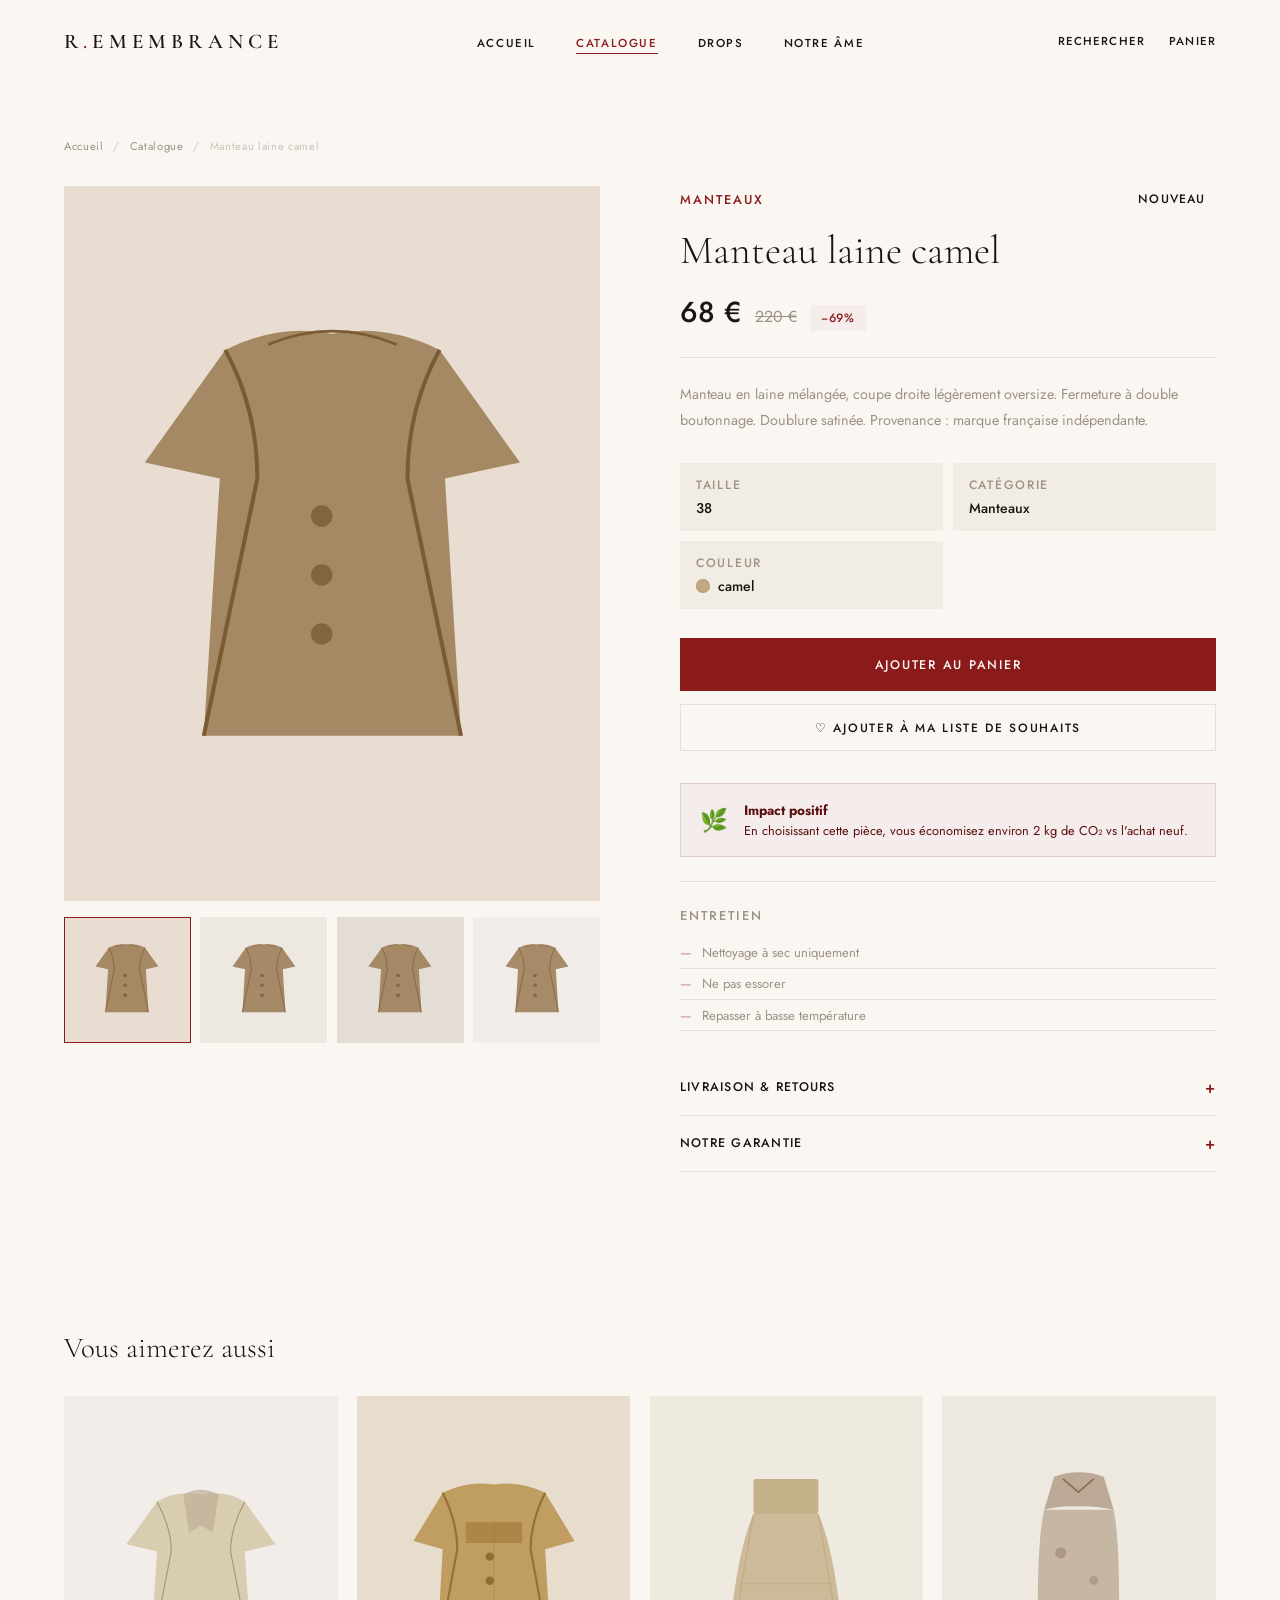
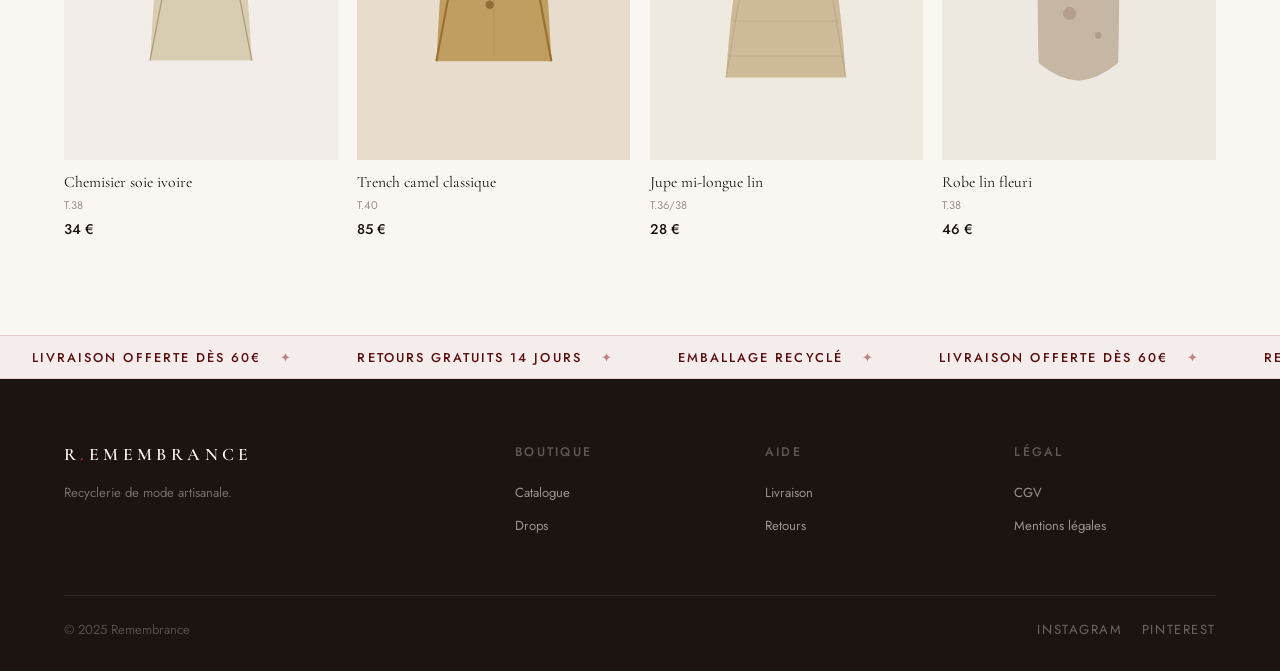
<file: produit.html>
<!DOCTYPE html>
<html lang="fr">
<head>
<meta charset="UTF-8">
<meta name="viewport" content="width=device-width, initial-scale=1.0">
<title>Produit — Remembrance</title>
<link rel="stylesheet" href="style.css">
<style>
.prod-layout {
  padding: 3rem 4rem 6rem;
  margin-top: 90px; max-width: 1280px; margin-left: auto; margin-right: auto;
}
.prod-columns {
  display: flex; align-items: flex-start; gap: 5rem;
}
.breadcrumb { font-size: .7rem; color: var(--muted); letter-spacing: .06em; display: flex; align-items: center; gap: .6rem; margin-bottom: 2rem; }
.breadcrumb a { color: var(--muted); text-decoration: none; transition: color .2s; }
.breadcrumb a:hover { color: var(--rouge); }
.breadcrumb span { color: var(--muted); opacity: .5; }

/* GALLERY */
.prod-gallery { flex: 1; min-width: 0; }
.prod-info { flex: 1; min-width: 0; }
.prod-main-img {
  aspect-ratio: 3/4; background: var(--warm);
  display: flex; align-items: center; justify-content: center;
  position: relative; overflow: hidden; margin-bottom: 1rem;
}
.prod-main-img svg { width: 80%; height: 80%; }
.prod-main-img-inner { display: flex; align-items: center; justify-content: center; width: 100%; height: 100%; }
.prod-thumbs { display: grid; grid-template-columns: repeat(4, 1fr); gap: .6rem; }
.prod-thumb { aspect-ratio: 1; cursor: pointer; border: 1.5px solid transparent; transition: border-color .2s; display: flex; align-items: center; justify-content: center; }
.prod-thumb.active { border-color: var(--rouge); }
.prod-thumb:hover { border-color: var(--rouge-light); }
.prod-thumb svg { width: 72%; height: 72%; }
.prod-condition-badge { position: absolute; top: 1rem; left: 1rem; background: var(--white); border: 1px solid var(--border-neutral); font-size: .78rem; font-weight: 500; letter-spacing: .12em; text-transform: uppercase; padding: .35rem .8rem; color: var(--soft-black); }

/* INFOS */
.prod-info {}
.prod-top-meta { display: flex; align-items: center; justify-content: space-between; margin-bottom: 1rem; }
.prod-category { font-size: .8rem; font-weight: 500; letter-spacing: .16em; text-transform: uppercase; color: var(--rouge); }
.prod-badges { display: flex; gap: .4rem; }
.prod-badge-tag { font-size: .76rem; font-weight: 500; letter-spacing: .1em; text-transform: uppercase; padding: .25rem .65rem; }
.prod-h1 { font-family: 'Cormorant Garamond', serif; font-size: 2.5rem; font-weight: 300; color: var(--soft-black); line-height: 1.1; margin-bottom: 1.2rem; }
.prod-prices { display: flex; align-items: baseline; gap: .8rem; margin-bottom: .8rem; }
.prod-price-main { font-size: 1.8rem; font-weight: 500; color: var(--soft-black); }
.prod-price-old { font-size: 1rem; color: var(--muted); text-decoration: line-through; }
.prod-savings { font-size: .75rem; font-weight: 500; letter-spacing: .06em; color: var(--rouge); background: var(--rouge-pale); padding: .25rem .7rem; }

.prod-divider { height: 1px; background: var(--border-neutral); margin: 1.5rem 0; }

.prod-desc { font-size: .9rem; line-height: 1.8; color: var(--muted); margin-bottom: 1.8rem; }

/* Details grid */
.prod-details-grid { display: grid; grid-template-columns: 1fr 1fr; gap: .6rem; margin-bottom: 1.8rem; }
.detail-item { background: var(--warm); padding: .8rem 1rem; }
.detail-label { font-size: .76rem; font-weight: 500; letter-spacing: .14em; text-transform: uppercase; color: var(--muted); margin-bottom: .3rem; }
.detail-val { font-size: .88rem; color: var(--soft-black); font-weight: 500; }

/* CTA */
.prod-ctas { display: flex; flex-direction: column; gap: .8rem; margin-bottom: 2rem; }
.btn-add { width: 100%; justify-content: center; font-size: .78rem; padding: 1.1rem; }
.btn-wish { width: 100%; justify-content: center; font-size: .75rem; }

/* Care */
.prod-care { margin-bottom: 1.8rem; }
.prod-care-title { font-size: .8rem; font-weight: 500; letter-spacing: .16em; text-transform: uppercase; color: var(--muted); margin-bottom: .8rem; }
.prod-care-list { list-style: none; }
.prod-care-list li { font-size: .82rem; color: var(--muted); padding: .35rem 0; border-bottom: 1px solid var(--border-neutral); display: flex; align-items: center; gap: .6rem; }
.prod-care-list li::before { content: '—'; color: var(--rouge); opacity: .5; }

/* Eco badge */
.eco-bar { background: var(--rouge-pale); border: 1px solid var(--border); padding: 1rem 1.2rem; display: flex; align-items: center; gap: 1rem; }
.eco-icon { font-size: 1.4rem; }
.eco-text { font-size: .8rem; color: var(--rouge-deep); line-height: 1.5; }
.eco-text strong { display: block; font-size: .85rem; }

/* RELATED */
.related-section { padding: 4rem 4rem 6rem; }
.related-section h2 { font-family: 'Cormorant Garamond', serif; font-size: 1.8rem; font-weight: 300; color: var(--soft-black); margin-bottom: 2rem; }
.related-grid { display: grid; grid-template-columns: repeat(4, 1fr); gap: 1.2rem; }
.prod-card { cursor: pointer; position: relative; transition: transform .3s; }
.prod-card:hover { transform: translateY(-4px); }
.prod-card:hover .prod-img-overlay { opacity: 1; }
.prod-img { aspect-ratio: 3/4; position: relative; overflow: hidden; margin-bottom: .8rem; }
.prod-img-bg { position: absolute; inset: 0; display: flex; align-items: center; justify-content: center; }
.prod-img-bg svg { width: 65%; height: 65%; }
.prod-img-overlay { position: absolute; inset: 0; background: rgba(28,20,16,.4); opacity: 0; transition: opacity .3s; display: flex; align-items: center; justify-content: center; }
.prod-name { font-family: 'Cormorant Garamond', serif; font-size: .98rem; color: var(--soft-black); margin-bottom: .3rem; }
.prod-sub { font-size: .7rem; color: var(--muted); }
.prod-rprice { font-size: .88rem; font-weight: 500; color: var(--soft-black); margin-top: .4rem; }

/* Accordion */
.accordion-item { border-bottom: 1px solid var(--border-neutral); }
.accordion-btn { width: 100%; background: none; border: none; display: flex; align-items: center; justify-content: space-between; padding: 1rem 0; font-family: 'Jost', sans-serif; font-size: .78rem; font-weight: 500; letter-spacing: .1em; text-transform: uppercase; color: var(--soft-black); cursor: pointer; }
.accordion-btn .acc-icon { transition: transform .3s; color: var(--rouge); font-size: 1rem; }
.accordion-btn.open .acc-icon { transform: rotate(45deg); }
.accordion-body { max-height: 0; overflow: hidden; transition: max-height .3s ease; }
.accordion-body-inner { padding: 0 0 1rem; font-size: .82rem; line-height: 1.75; color: var(--muted); }

@media (max-width: 960px) {
  .prod-layout { padding: 2rem 1.5rem 4rem; margin-top: 76px; }
  .prod-columns { flex-direction: column; gap: 2.5rem; }
  .prod-gallery { flex: none; width: 100%; }
  .prod-info { flex: none; width: 100%; }
  .related-grid { grid-template-columns: repeat(2, 1fr); }
  .related-section { padding: 3rem 1.5rem 4rem; }
}
@media (max-width: 540px) {
  .related-grid { grid-template-columns: 1fr; }
  .prod-details-grid { grid-template-columns: 1fr; }
}
</style>
</head>
<body>

<div class="page-overlay" id="pageOverlay"><div class="overlay-logo">Remembrance</div></div>

<nav id="navbar" class="scrolled">
  <a href="index.html" class="nav-logo" data-nav>R<span>.</span>emembrance</a>
  <ul class="nav-center">
    <li><a href="index.html" data-nav>Accueil</a></li>
    <li><a href="catalogue.html" class="active" data-nav>Catalogue</a></li>
    <li><a href="index.html#drops" data-nav>Drops</a></li>
    <li><a href="index.html#philosophie" data-nav>Notre âme</a></li>
  </ul>
  <div class="nav-right">
    <button class="nav-icon">Rechercher</button>
    <button class="nav-icon" onclick="navigate('panier.html')">Panier <span class="cart-count" style="display:none">0</span></button>
  </div>
  <button class="nav-burger" id="burger"><span></span><span></span><span></span></button>
</nav>

<div class="prod-layout" id="prodLayout">
  <div class="breadcrumb" id="breadcrumb">
    <a href="index.html" data-nav>Accueil</a><span>/</span>
    <a href="catalogue.html" data-nav>Catalogue</a><span>/</span>
    <span id="breadcrumbName">Produit</span>
  </div>
  <div class="prod-columns">
    <div class="prod-gallery" id="prodGallery"></div>
    <div class="prod-info" id="prodInfo"></div>
  </div>
</div>

<section class="related-section">
  <h2>Vous aimerez aussi</h2>
  <div class="related-grid" id="relatedGrid"></div>
</section>

<div class="marquee-wrap">
  <div class="marquee-track">
    <span class="marquee-item">Livraison offerte dès 60€ <span class="marquee-sep">✦</span></span>
    <span class="marquee-item">Retours gratuits 14 jours <span class="marquee-sep">✦</span></span>
    <span class="marquee-item">Emballage recyclé <span class="marquee-sep">✦</span></span>
    <span class="marquee-item">Livraison offerte dès 60€ <span class="marquee-sep">✦</span></span>
    <span class="marquee-item">Retours gratuits 14 jours <span class="marquee-sep">✦</span></span>
    <span class="marquee-item">Emballage recyclé <span class="marquee-sep">✦</span></span>
  </div>
</div>

<footer>
  <div class="footer-top">
    <div class="footer-brand"><a href="index.html" class="nav-logo" data-nav>R<span>.</span>emembrance</a><p>Recyclerie de mode artisanale.</p></div>
    <div class="footer-col"><h4>Boutique</h4><ul><li><a href="catalogue.html" data-nav>Catalogue</a></li><li><a href="index.html#drops" data-nav>Drops</a></li></ul></div>
    <div class="footer-col"><h4>Aide</h4><ul><li><a href="#">Livraison</a></li><li><a href="#">Retours</a></li></ul></div>
    <div class="footer-col"><h4>Légal</h4><ul><li><a href="#">CGV</a></li><li><a href="#">Mentions légales</a></li></ul></div>
  </div>
  <div class="footer-bottom"><span>© 2025 Remembrance</span><div class="footer-socials"><a href="#">Instagram</a><a href="#">Pinterest</a></div></div>
</footer>

<div class="toast" id="toast"><div class="toast-dot"></div><span class="toast-msg"></span></div>

<script src="app.js"></script>
<script>
document.addEventListener('DOMContentLoaded', () => {
  initShared();
  const params = new URLSearchParams(window.location.search);
  const id = parseInt(params.get('id')) || 1;
  const p = PRODUCTS.find(x => x.id === id) || PRODUCTS[0];

  document.title = `${p.name} — Remembrance`;
  document.getElementById('breadcrumbName').textContent = p.name;

  const savings = Math.round(((p.oldPrice - p.price) / p.oldPrice) * 100);

  // Gallery — 4 variantes de fond pour les thumbnails
  const thumbBgs = [p.bg, '#EDE8E0', '#E4DDD6', '#F2EDE8'];
  document.getElementById('prodGallery').innerHTML = `
    <div class="prod-main-img reveal-left" style="background:${p.bg}">
      <div class="prod-main-img-inner">${p.svg}</div>
    </div>
    <div class="prod-thumbs">
      ${thumbBgs.map((bg, i) => `
        <div class="prod-thumb ${i===0?'active':''}" style="background:${bg}" onclick="
          this.parentElement.querySelectorAll('.prod-thumb').forEach(t=>t.classList.remove('active'));
          this.classList.add('active');
          document.querySelector('.prod-main-img').style.background='${bg}'
        ">
          ${p.svg}
        </div>
      `).join('')}
    </div>`;

  // Info
  const badgesHtml = p.tags.map(t => `<div class="prod-badge-tag ${t==='new'?'badge-new':t==='rare'?'badge-rouge':'badge-cc'}">${t==='coup-de-coeur'?'♥ Coup de cœur':t==='new'?'Nouveau':'Rare'}</div>`).join('');

  document.getElementById('prodInfo').innerHTML = `
    <div class="prod-top-meta reveal">
      <div class="prod-category">${p.subcategory}</div>
      <div class="prod-badges">${badgesHtml}</div>
    </div>
    <h1 class="prod-h1 reveal">${p.name}</h1>
    <div class="prod-prices reveal">
      <span class="prod-price-main">${p.price} €</span>
      <span class="prod-price-old">${p.oldPrice} €</span>
      <span class="prod-savings">−${savings}%</span>
    </div>
    <div class="prod-divider"></div>
    <p class="prod-desc reveal">${p.desc}</p>
    <div class="prod-details-grid reveal">
      <div class="detail-item"><div class="detail-label">Taille</div><div class="detail-val">${p.size}</div></div>
      <div class="detail-item"><div class="detail-label">Catégorie</div><div class="detail-val">${p.subcategory}</div></div>
      <div class="detail-item"><div class="detail-label">Couleur</div><div class="detail-val" style="display:flex;align-items:center;gap:.5rem;"><span style="width:14px;height:14px;background:${p.colorHex};border-radius:50%;display:inline-block;border:1px solid var(--border-neutral)"></span>${p.color}</div></div>
    </div>
    <div class="prod-ctas reveal">
      <button class="btn btn-rouge btn-add" onclick="Cart.add(${p.id})">Ajouter au panier</button>
      <button class="btn btn-outline btn-wish">♡ Ajouter à ma liste de souhaits</button>
    </div>
    <div class="eco-bar reveal">
      <div class="eco-icon">🌿</div>
      <div class="eco-text"><strong>Impact positif</strong>En choisissant cette pièce, vous économisez environ 2 kg de CO₂ vs l'achat neuf.</div>
    </div>
    <div class="prod-divider"></div>
    <div class="prod-care reveal">
      <div class="prod-care-title">Entretien</div>
      <ul class="prod-care-list">
        ${p.care.map(c=>`<li>${c}</li>`).join('')}
      </ul>
    </div>
    <div class="reveal">
      <div class="accordion-item">
        <button class="accordion-btn" onclick="toggleAcc(this)">Livraison & Retours <span class="acc-icon">+</span></button>
        <div class="accordion-body"><div class="accordion-body-inner">Livraison offerte dès 60€ d'achat. Délai : 3–5 jours ouvrés. Retours gratuits sous 14 jours. Emballage 100% recyclé.</div></div>
      </div>
      <div class="accordion-item">
        <button class="accordion-btn" onclick="toggleAcc(this)">Notre garantie <span class="acc-icon">+</span></button>
        <div class="accordion-body"><div class="accordion-body-inner">Chaque pièce est inspectée et documentée avec honnêteté. Si l'état ne correspond pas à la description, nous remboursons intégralement.</div></div>
      </div>
    </div>`;

  // Reveal — éléments générés dynamiquement, l'observer de app.js ne les voit pas
  requestAnimationFrame(() => {
    document.querySelectorAll('.reveal, .reveal-left, .reveal-right').forEach((el, i) => {
      setTimeout(() => el.classList.add('visible'), i * 90);
    });
  });

  // Related
  const related = PRODUCTS.filter(x => x.id !== p.id && (x.category === p.category || x.tags.some(t=>p.tags.includes(t)))).slice(0,4);
  const fallback = PRODUCTS.filter(x => x.id !== p.id).slice(0, 4 - related.length);
  const relatedItems = [...related, ...fallback].slice(0,4);

  document.getElementById('relatedGrid').innerHTML = relatedItems.map(r => `
    <div class="prod-card" onclick="navigate('produit.html?id=${r.id}')">
      <div class="prod-img" style="background:${r.bg}">
        <div class="prod-img-bg">${r.svg}</div>
        <div class="prod-img-overlay">
          <button class="btn btn-outline" style="background:var(--cream);color:var(--soft-black);font-size:.65rem;padding:.5rem 1rem;" onclick="event.stopPropagation();Cart.add(${r.id})">+ Panier</button>
        </div>
      </div>
      <div class="prod-name">${r.name}</div>
      <div class="prod-sub">T.${r.size}</div>
      <div class="prod-rprice">${r.price} €</div>
    </div>`).join('');
});

function toggleAcc(btn) {
  btn.classList.toggle('open');
  const body = btn.nextElementSibling;
  body.style.maxHeight = btn.classList.contains('open') ? body.scrollHeight + 'px' : '0';
}
</script>
</body>
</html>
</file>
<file: style.css>
@import url('https://fonts.googleapis.com/css2?family=Cormorant+Garamond:ital,wght@0,300;0,400;0,600;1,300;1,400;1,600&family=Jost:wght@300;400;500&display=swap');

*, *::before, *::after { margin: 0; padding: 0; box-sizing: border-box; }

:root {
  --rouge: #8B1A1A;
  --rouge-deep: #5C0F0F;
  --rouge-light: #B23333;
  --rouge-pale: #F5ECEC;
  --cream: #FAF7F2;
  --warm: #F2EDE4;
  --linen: #E8E0D4;
  --earth: #9A8778;
  --earth-dark: #6B5B4E;
  --soft-black: #1C1410;
  --muted: #9E9186;
  --border: rgba(139,26,26,0.14);
  --border-neutral: rgba(28,20,16,0.1);
  --white: #FDFCFA;
}

html { scroll-behavior: smooth; overflow-x: hidden; }

body {
  font-family: 'Jost', sans-serif;
  background: var(--cream);
  color: var(--soft-black);
  overflow-x: hidden;
}

/* ─── NAV ─── */
nav {
  position: fixed; top: 0; left: 0; right: 0; z-index: 200;
  display: flex; align-items: center; justify-content: space-between;
  padding: 1.8rem 4rem;
  transition: all .4s ease;
}
nav.scrolled {
  background: rgba(250,247,242,.94);
  backdrop-filter: blur(16px);
  padding: 1.1rem 4rem;
  border-bottom: 1px solid var(--border-neutral);
}
.nav-logo {
  font-family: 'Cormorant Garamond', serif;
  font-size: 1.3rem; font-weight: 600;
  letter-spacing: .25em; text-transform: uppercase;
  color: var(--soft-black); text-decoration: none;
}
.nav-logo span { color: var(--rouge); }
.nav-center { display: flex; gap: 2.5rem; list-style: none; }
.nav-center a {
  text-decoration: none; font-size: .72rem; font-weight: 500;
  letter-spacing: .14em; text-transform: uppercase; color: var(--soft-black);
  position: relative; padding-bottom: 3px;
  transition: color .25s;
}
.nav-center a::after {
  content: ''; position: absolute; bottom: 0; left: 0;
  width: 0; height: 1px; background: var(--rouge);
  transition: width .3s ease;
}
.nav-center a:hover { color: var(--rouge); }
.nav-center a:hover::after, .nav-center a.active::after { width: 100%; }
.nav-center a.active { color: var(--rouge); }
.nav-right { display: flex; align-items: center; gap: 1.5rem; }
.nav-icon {
  background: none; border: none; cursor: pointer;
  color: var(--soft-black); font-size: .72rem;
  font-family: 'Jost', sans-serif; font-weight: 500;
  letter-spacing: .1em; text-transform: uppercase;
  display: flex; align-items: center; gap: .4rem;
  transition: color .25s;
}
.nav-icon:hover { color: var(--rouge); }
.cart-count {
  background: var(--rouge); color: var(--cream);
  width: 16px; height: 16px; border-radius: 50%;
  font-size: .72rem; display: flex; align-items: center; justify-content: center;
}
.nav-burger { display: none; flex-direction: column; gap: 4px; cursor: pointer; background: none; border: none; }
.nav-burger span { display: block; width: 22px; height: 1px; background: var(--soft-black); transition: .3s; }

/* ─── MARQUEE ─── */
.marquee-wrap { overflow: hidden; border-top: 1px solid var(--border); border-bottom: 1px solid var(--border); padding: .7rem 0; background: var(--rouge-pale); }
.marquee-track { display: flex; animation: marquee 25s linear infinite; white-space: nowrap; }
.marquee-item { display: inline-flex; align-items: center; gap: 1.2rem; padding: 0 2rem; font-size: .8rem; font-weight: 500; letter-spacing: .16em; text-transform: uppercase; color: var(--rouge-deep); }
.marquee-sep { color: var(--rouge); opacity: .5; }

/* ─── SECTIONS ─── */
section { padding: 6rem 4rem; }
.section-eyebrow { font-size: .8rem; font-weight: 500; letter-spacing: .2em; text-transform: uppercase; color: var(--rouge); margin-bottom: .9rem; display: flex; align-items: center; gap: .6rem; }
.section-eyebrow::before { content: ''; width: 28px; height: 1px; background: var(--rouge); }
h2 { font-family: 'Cormorant Garamond', serif; font-size: clamp(2.2rem, 4vw, 3.5rem); font-weight: 300; line-height: 1.1; color: var(--soft-black); }
h2 em { font-style: italic; color: var(--rouge); }
h3 { font-family: 'Cormorant Garamond', serif; font-weight: 400; }

/* ─── BUTTONS ─── */
.btn {
  display: inline-flex; align-items: center; gap: .5rem;
  text-decoration: none; font-size: .72rem; font-weight: 500;
  letter-spacing: .14em; text-transform: uppercase;
  padding: .85rem 2rem; border-radius: 0;
  transition: all .3s ease; cursor: pointer; border: none; font-family: 'Jost', sans-serif;
}
.btn-dark { background: var(--soft-black); color: var(--cream); }
.btn-dark:hover { background: var(--rouge); }
.btn-rouge { background: var(--rouge); color: var(--cream); }
.btn-rouge:hover { background: var(--rouge-deep); }
.btn-outline { background: transparent; color: var(--soft-black); border: 1px solid var(--border-neutral); }
.btn-outline:hover { border-color: var(--rouge); color: var(--rouge); }
.btn-ghost { background: transparent; color: var(--muted); font-size: .82rem; letter-spacing: .14em; text-transform: uppercase; font-weight: 500; font-family: 'Jost', sans-serif; cursor: pointer; border: none; padding: .5rem 0; border-bottom: 1px solid transparent; transition: color .25s, border-color .25s; }
.btn-ghost:hover { color: var(--rouge); border-color: var(--rouge); }

/* ─── REVEAL ─── */
.reveal { opacity: 0; transform: translateY(28px); transition: opacity .65s ease, transform .65s ease; }
.reveal.visible { opacity: 1; transform: translateY(0); }
.reveal-left { opacity: 0; transform: translateX(-30px); transition: opacity .65s ease, transform .65s ease; }
.reveal-left.visible { opacity: 1; transform: translateX(0); }
.reveal-right { opacity: 0; transform: translateX(30px); transition: opacity .65s ease, transform .65s ease; }
.reveal-right.visible { opacity: 1; transform: translateX(0); }

/* ─── PAGE OVERLAY ─── */
.page-overlay {
  position: fixed; inset: 0; background: var(--rouge-deep);
  z-index: 1000; display: flex; align-items: center; justify-content: center;
  transition: opacity .6s ease, visibility .6s;
}
.page-overlay.hidden { opacity: 0; visibility: hidden; pointer-events: none; }
.overlay-logo { font-family: 'Cormorant Garamond', serif; font-size: 2rem; font-weight: 300; letter-spacing: .4em; text-transform: uppercase; color: var(--cream); opacity: 0; animation: fadeIn .5s ease .2s forwards; }

/* ─── FOOTER ─── */
footer { background: var(--soft-black); color: var(--cream); padding: 4rem 4rem 2rem; }
.footer-top { display: grid; grid-template-columns: 2fr 1fr 1fr 1fr; gap: 3rem; margin-bottom: 3rem; }
.footer-brand .nav-logo { color: var(--cream); font-size: 1.1rem; }
.footer-brand .nav-logo span { color: var(--rouge-light); }
.footer-brand p { font-size: .82rem; color: rgba(253,252,250,.38); line-height: 1.75; margin-top: 1rem; max-width: 220px; }
.footer-col h4 { font-size: .78rem; font-weight: 500; letter-spacing: .18em; text-transform: uppercase; color: rgba(253,252,250,.3); margin-bottom: 1.2rem; }
.footer-col ul { list-style: none; }
.footer-col ul li { margin-bottom: .65rem; }
.footer-col ul a { text-decoration: none; font-size: .82rem; color: rgba(253,252,250,.55); transition: color .2s; }
.footer-col ul a:hover { color: var(--rouge-light); }
.footer-bottom { border-top: 1px solid rgba(253,252,250,.08); padding-top: 1.5rem; display: flex; justify-content: space-between; align-items: center; font-size: .82rem; color: rgba(253,252,250,.25); }
.footer-socials { display: flex; gap: 1.2rem; }
.footer-socials a { text-decoration: none; font-size: .82rem; letter-spacing: .12em; text-transform: uppercase; color: rgba(253,252,250,.35); transition: color .2s; }
.footer-socials a:hover { color: var(--rouge-light); }

/* ─── ANIMATIONS ─── */
@keyframes fadeUp { to { opacity: 1; transform: translateY(0); } }
@keyframes fadeIn { to { opacity: 1; } }
@keyframes marquee { from { transform: translateX(0); } to { transform: translateX(-50%); } }
@keyframes spin { to { transform: rotate(360deg); } }
@keyframes scaleIn { from { transform: scale(.94); opacity: 0; } to { transform: scale(1); opacity: 1; } }

/* ─── TOAST ─── */
.toast {
  position: fixed; bottom: 2rem; right: 2rem; z-index: 500;
  background: var(--soft-black); color: var(--cream);
  padding: .9rem 1.6rem; font-size: .78rem; letter-spacing: .06em;
  display: flex; align-items: center; gap: .8rem;
  transform: translateY(80px); opacity: 0;
  transition: all .35s ease;
}
.toast.show { transform: translateY(0); opacity: 1; }
.toast-dot { width: 6px; height: 6px; background: var(--rouge-light); border-radius: 50%; }

/* ─── RESPONSIVE ─── */
@media (max-width: 960px) {
  nav { padding: 1.2rem 1.5rem; }
  nav.scrolled { padding: .9rem 1.5rem; }
  .nav-center { display: none; }
  .nav-burger { display: flex; }
  section { padding: 4rem 1.5rem; }
  .footer-top { grid-template-columns: 1fr 1fr; gap: 2rem; }
}
@media (max-width: 540px) {
  .footer-top { grid-template-columns: 1fr; }
}
</file>
